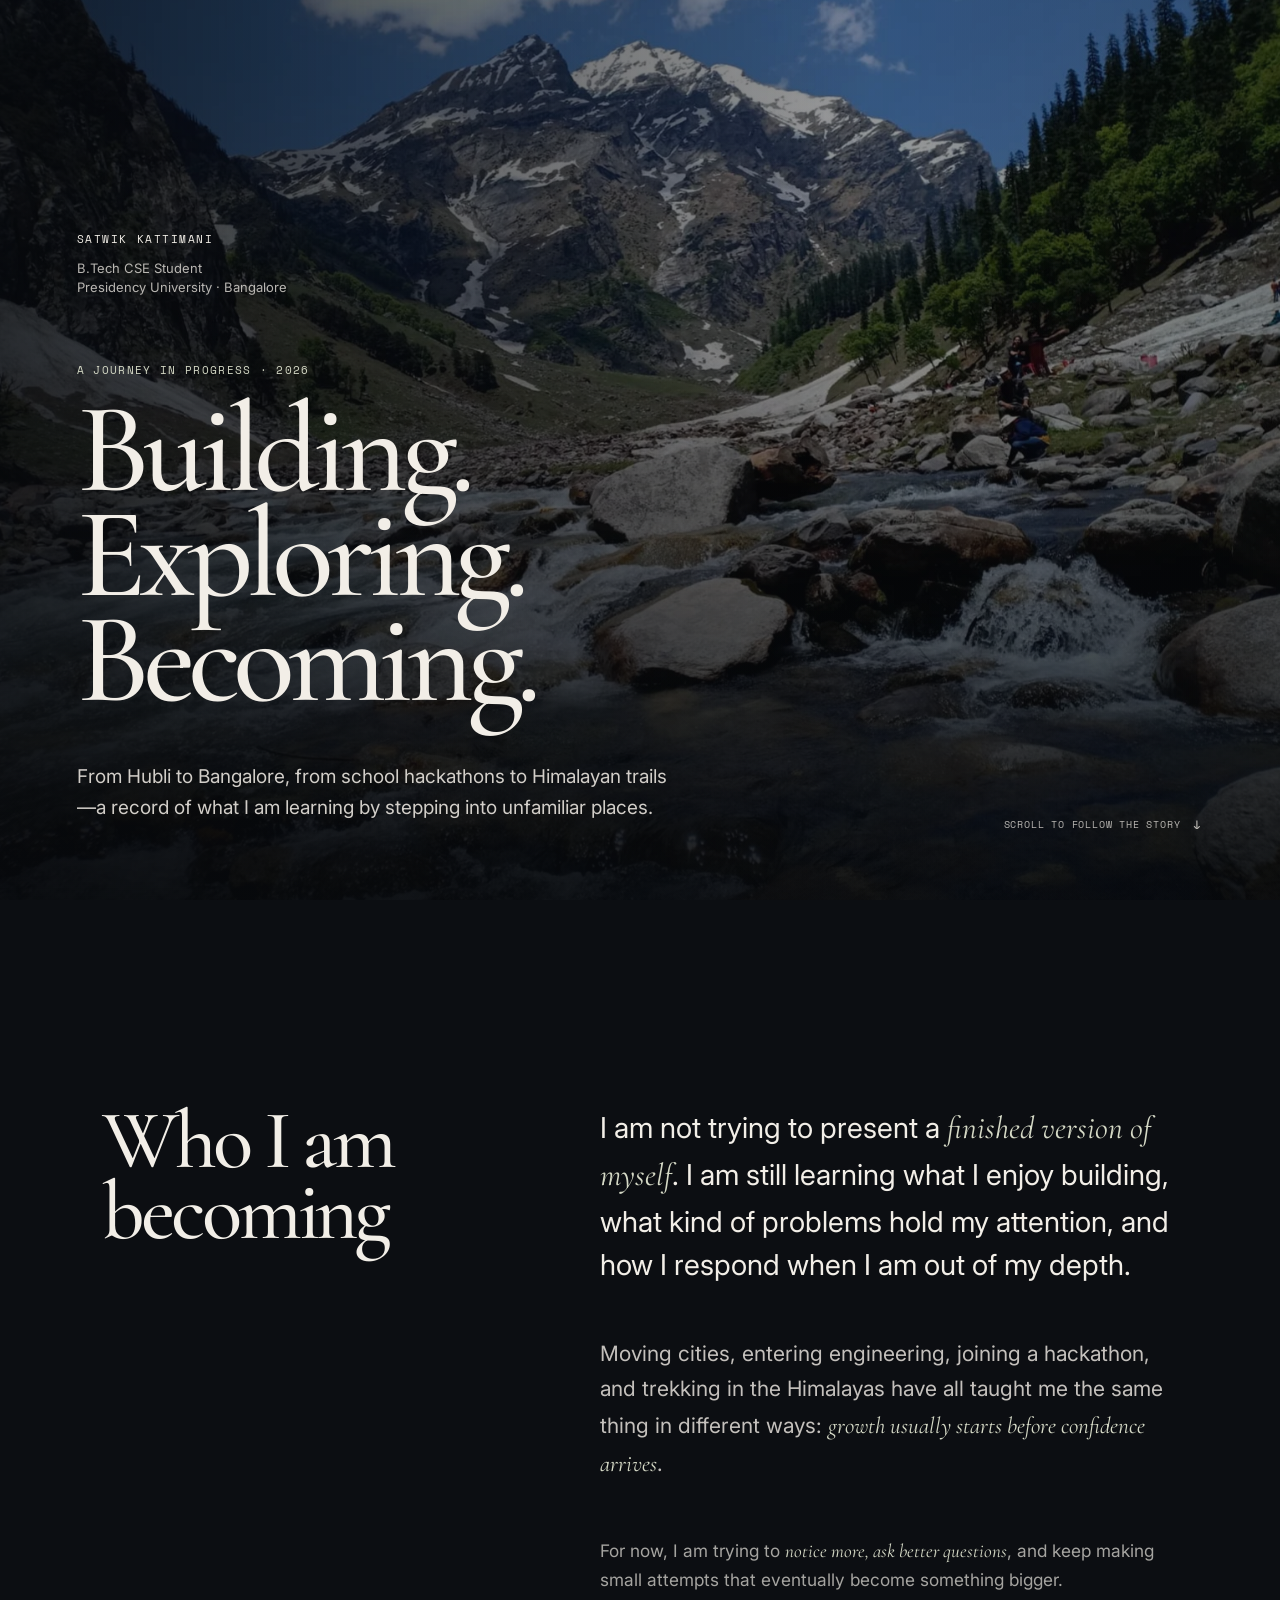
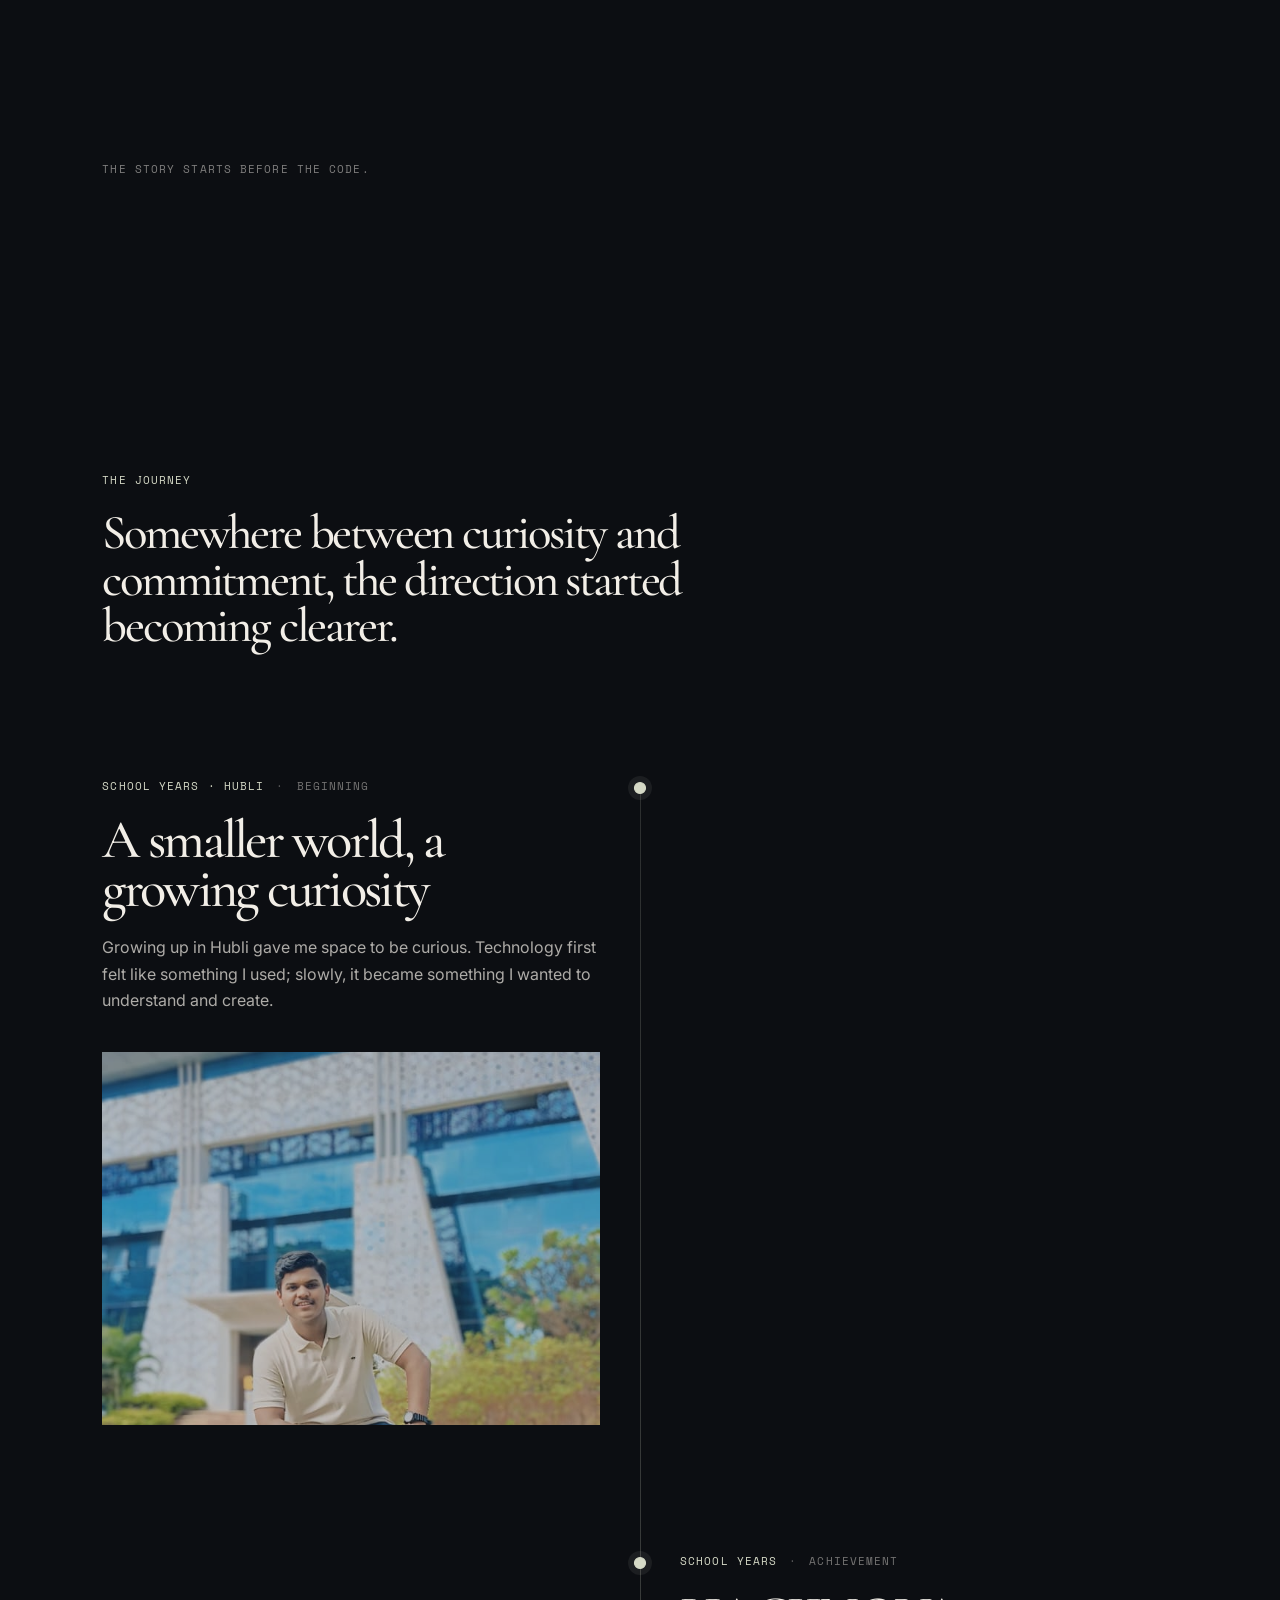
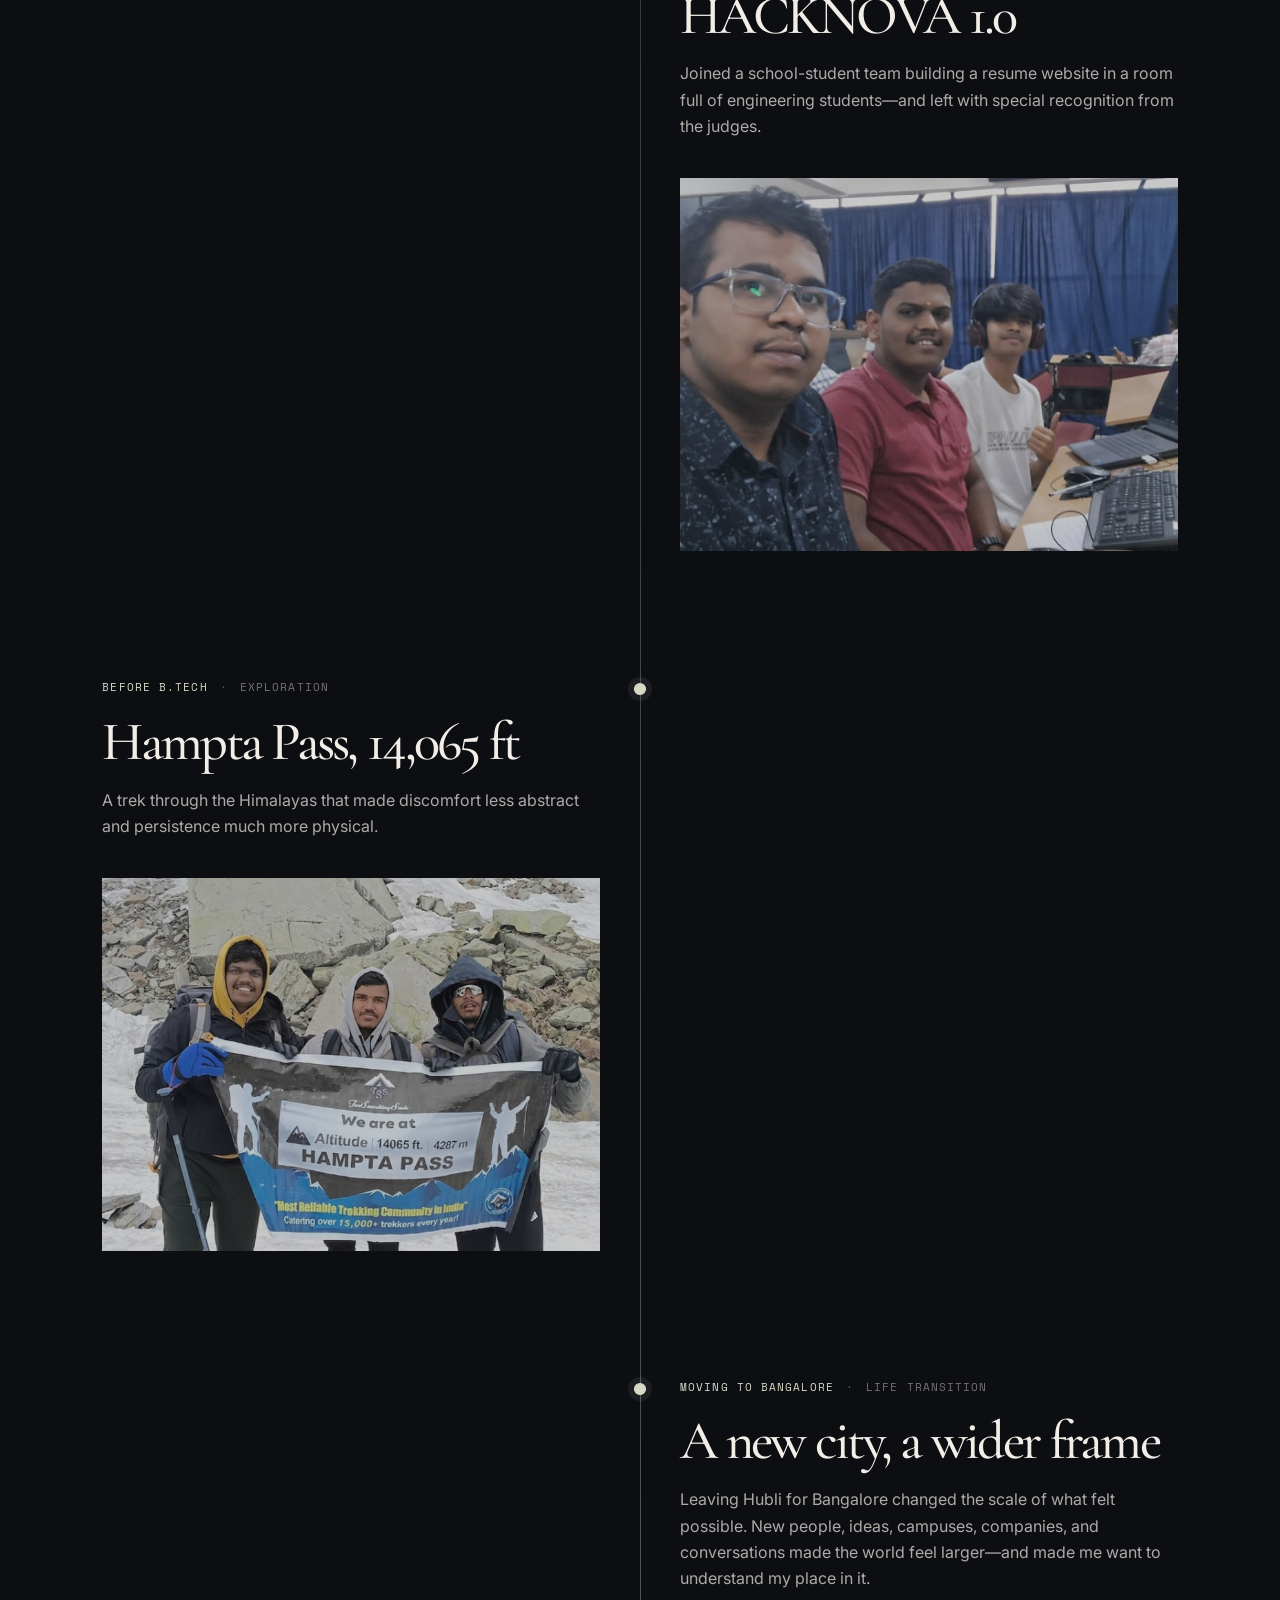
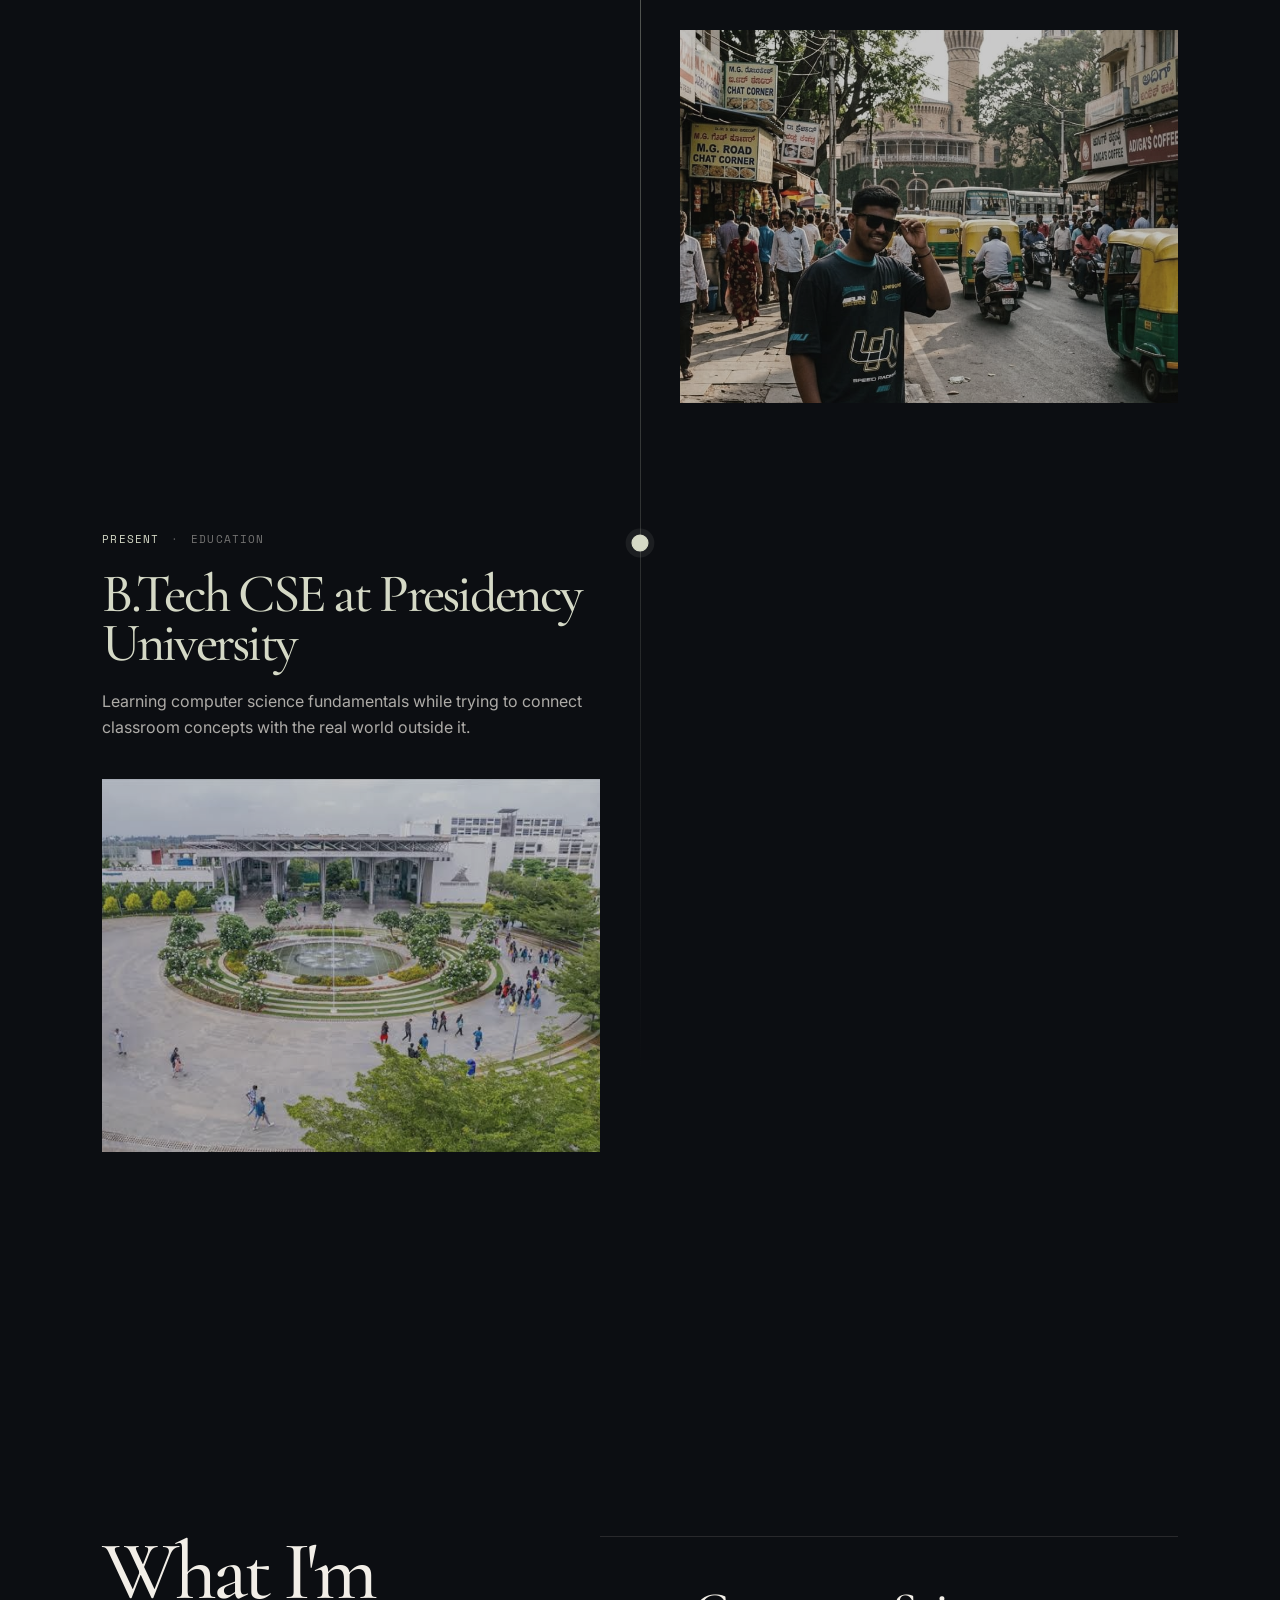
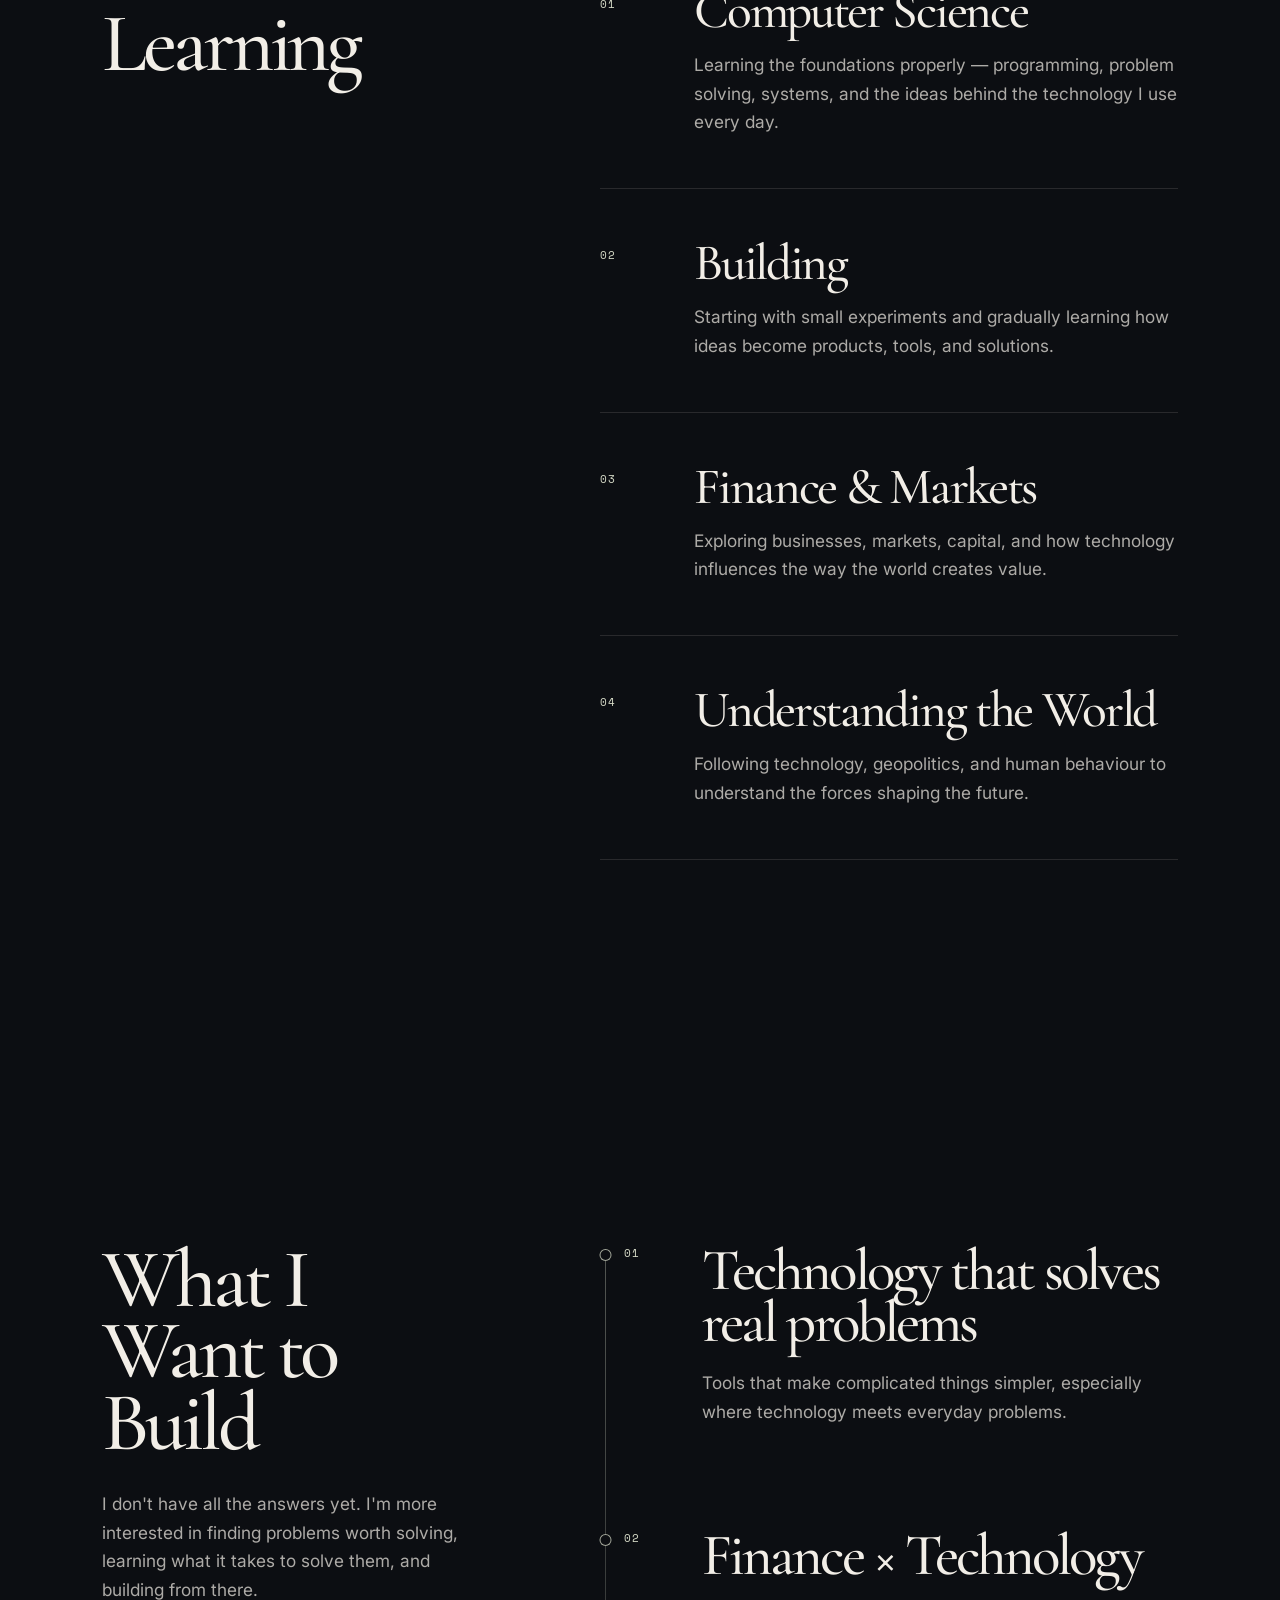
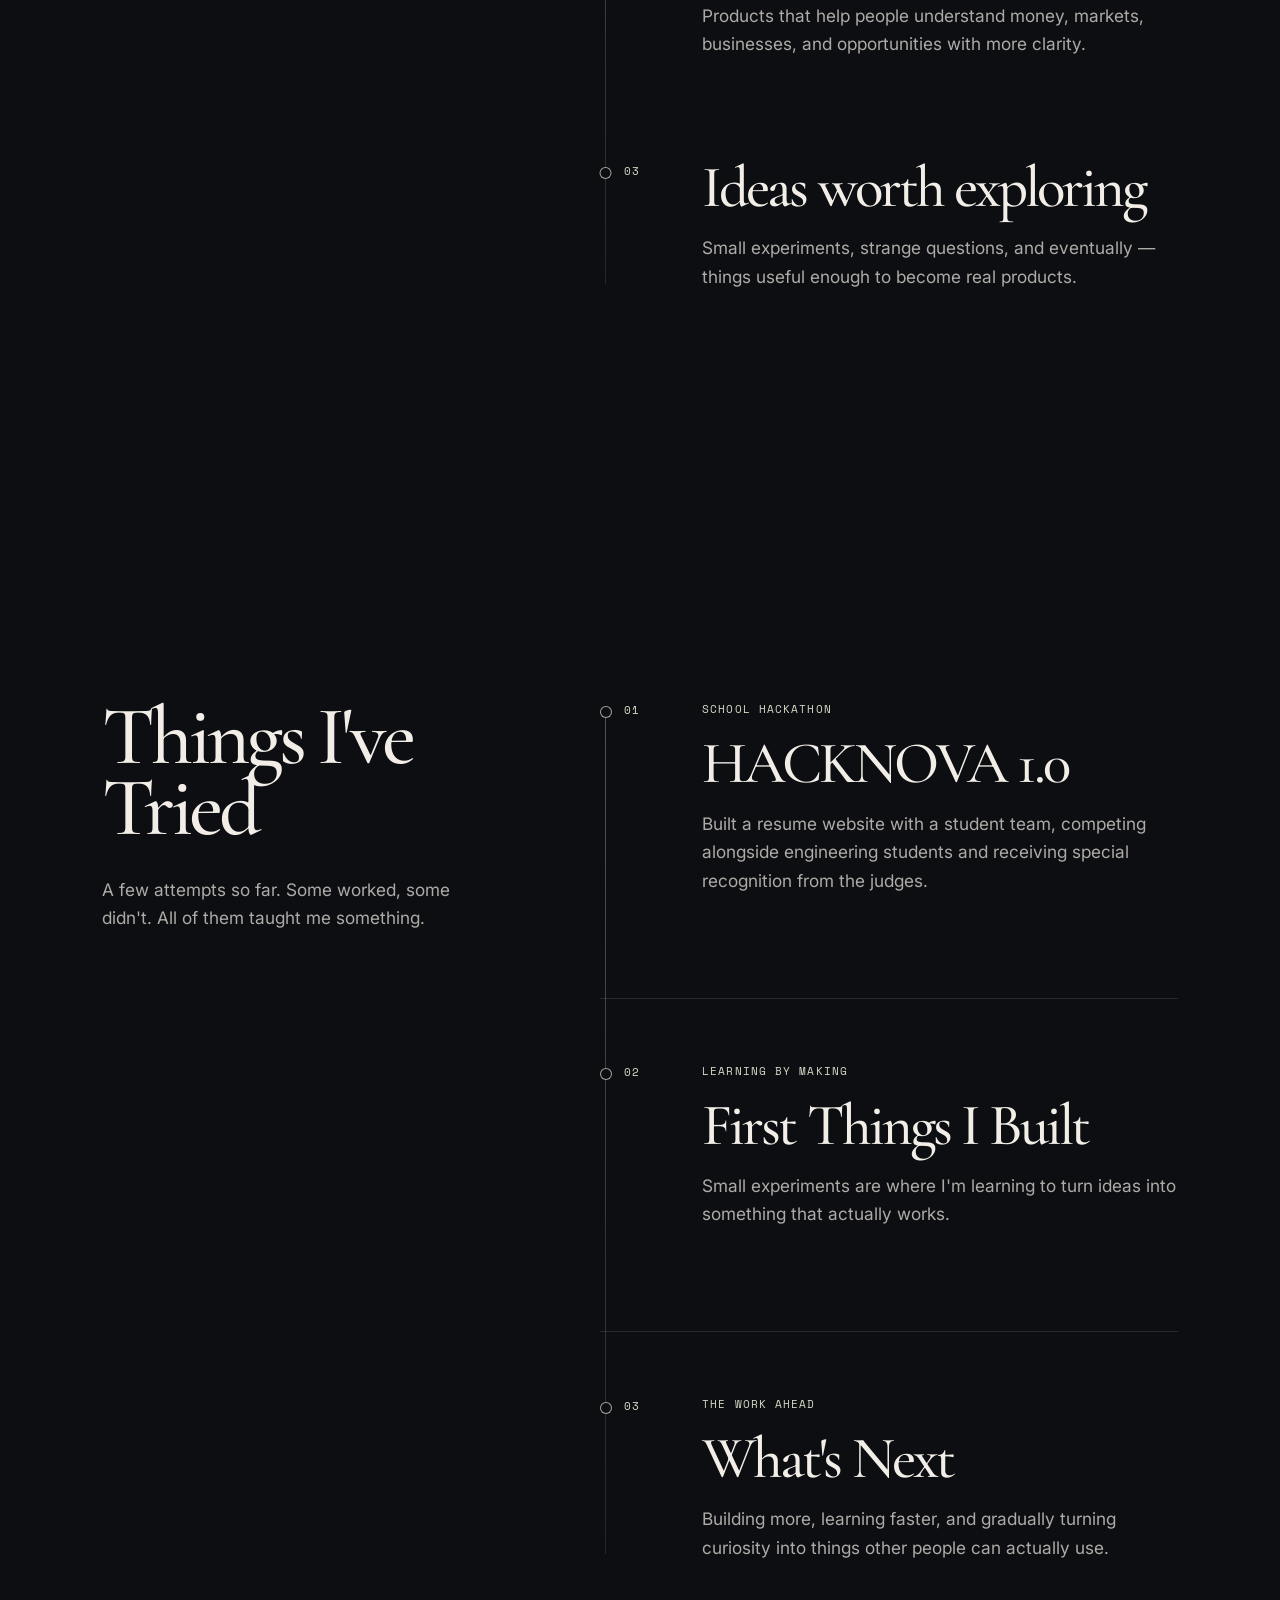
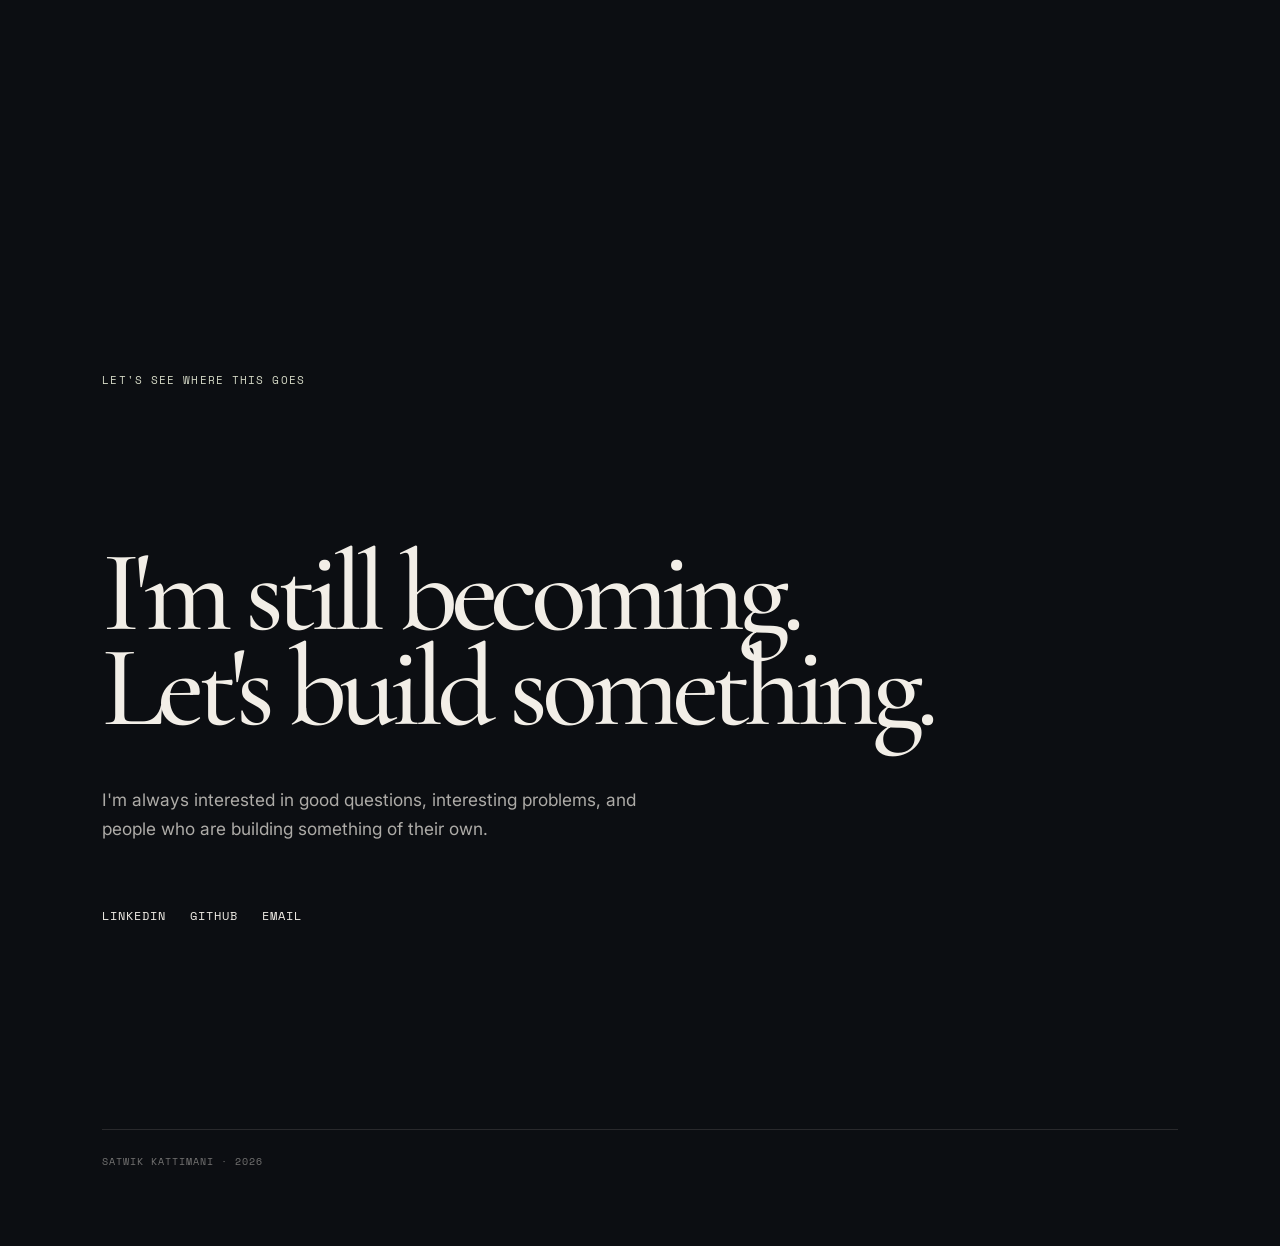
<file: index.html>
<!doctype html>
<html lang="en">
  <head>
    <meta charset="UTF-8" />
    <meta name="viewport" content="width=device-width, initial-scale=1.0" />
    <meta
      name="description"
      content="Satwik Kattimani's personal journey through learning, building, and exploration."
    />
    <title>Satwik Kattimani | Building. Exploring. Becoming.</title>

    <!-- Editorial serif, readable sans-serif, and documentary-style metadata type. -->
    <link rel="preconnect" href="https://fonts.googleapis.com" />
    <link rel="preconnect" href="https://fonts.gstatic.com" crossorigin />
    <link
      href="https://fonts.googleapis.com/css2?family=Cormorant+Garamond:wght@500&family=Inter:wght@400&family=Space+Mono&display=swap"
      rel="stylesheet"
    />

    <!-- The site styles live in css/style.css -->
    <link rel="stylesheet" href="./css/style.css" />

    <!-- Load data first, then page script -->
    <script src="./js/data.js" defer></script>
    <script src="./js/script.js" defer></script>
  </head>
  <body>
    <main id="portfolio-content" aria-label="Satwik Kattimani portfolio">
      <!-- Hero Section -->
      <section class="hero" aria-labelledby="hero-heading">
        <img class="hero__image" src="./assets/images/hampta/peakhero.jpg" alt="" />
        <div class="hero__overlay" aria-hidden="true"></div>
        <div class="hero__content">
          <div class="hero__identity">
            <p class="hero__name">Satwik Kattimani</p>
            <p class="hero__role">B.Tech CSE Student</p>
            <p class="hero__institution">Presidency University · Bangalore</p>
          </div>
          <p class="hero__eyebrow">A journey in progress · 2026</p>
          <h1 class="hero__headline" id="hero-heading">
            <span class="hero__headline-line">Building.</span>
            <span class="hero__headline-line">Exploring.</span>
            <span class="hero__headline-line">Becoming.</span>
          </h1>
          <p class="hero__subheadline">
            From Hubli to Bangalore, from school hackathons to Himalayan trails—a record of what I am learning by stepping into unfamiliar places.
          </p>
        </div>
        <p class="hero__scroll-indicator">
          <span>Scroll to follow the story</span>
          <span class="hero__scroll-arrow" aria-hidden="true">↓</span>
        </p>
      </section>

      <!-- Becoming Section -->
      <section class="becoming" aria-labelledby="becoming-heading">
        <div class="becoming__layout">
          <h2 class="becoming__title" id="becoming-heading" data-reveal="">Who I am becoming</h2>
          <div class="becoming__copy">
            <p class="becoming__paragraph becoming__paragraph--1 reveal--delay-0" data-reveal="">
              I am not trying to present a <em>finished version of myself</em>. I am still learning what I enjoy building, what kind of problems hold my attention, and how I respond when I am out of my depth.
            </p>
            <p class="becoming__paragraph becoming__paragraph--2 reveal--delay-1" data-reveal="">
              Moving cities, entering engineering, joining a hackathon, and trekking in the Himalayas have all taught me the same thing in different ways: <em>growth usually starts before confidence arrives</em>.
            </p>
            <p class="becoming__paragraph becoming__paragraph--3 reveal--delay-2" data-reveal="">
              For now, I am trying to <em>notice more, ask better questions</em>, and keep making small attempts that eventually become something bigger.
            </p>
          </div>
        </div>
        <p class="becoming__transition" data-reveal="">The story starts before the code.</p>
      </section>

      <!-- Journey Section -->
      <section class="journey" aria-labelledby="journey-heading">
        <header class="journey__header">
          <p class="journey__label" data-reveal="">The Journey</p>
          <p class="journey__introduction reveal--delay-1" data-reveal="">
            Somewhere between curiosity and commitment, the direction started becoming clearer.
          </p>
        </header>
        <div class="journey__timeline">
          <article class="journey__milestone journey__milestone--left">
            <div class="journey__content" data-reveal="">
              <div class="journey__meta">
                <p class="journey__date">School years · Hubli</p>
                <p class="journey__category">Beginning</p>
              </div>
              <h3 class="journey__title">A smaller world, a growing curiosity</h3>
              <p class="journey__description">
                Growing up in Hubli gave me space to be curious. Technology first felt like something I used; slowly, it became something I wanted to understand and create.
              </p>
              <figure class="journey__figure" data-reveal-image="">
                <img class="journey__image" src="./assets/images/profile/hubli.jpg" alt="A smaller world, a growing curiosity" loading="lazy" />
              </figure>
            </div>
            <div class="journey__marker" aria-hidden="true"></div>
          </article>
          <article class="journey__milestone journey__milestone--right">
            <div class="journey__content" data-reveal="">
              <div class="journey__meta">
                <p class="journey__date">School years</p>
                <p class="journey__category">Achievement</p>
              </div>
              <h3 class="journey__title">HACKNOVA 1.0</h3>
              <p class="journey__description">
                Joined a school-student team building a resume website in a room full of engineering students—and left with special recognition from the judges.
              </p>
              <figure class="journey__figure" data-reveal-image="">
                <img class="journey__image" src="./assets/images/hacknova/team.jpg" alt="HACKNOVA 1.0" loading="lazy" />
              </figure>
            </div>
            <div class="journey__marker" aria-hidden="true"></div>
          </article>
          <article class="journey__milestone journey__milestone--left">
            <div class="journey__content" data-reveal="">
              <div class="journey__meta">
                <p class="journey__date">Before B.Tech</p>
                <p class="journey__category">Exploration</p>
              </div>
              <h3 class="journey__title">Hampta Pass, 14,065 ft</h3>
              <p class="journey__description">
                A trek through the Himalayas that made discomfort less abstract and persistence much more physical.
              </p>
              <figure class="journey__figure" data-reveal-image="">
                <img class="journey__image" src="./assets/images/hampta/peak.jpg" alt="Hampta Pass, 14,065 ft" loading="lazy" />
              </figure>
            </div>
            <div class="journey__marker" aria-hidden="true"></div>
          </article>
          <article class="journey__milestone journey__milestone--right">
            <div class="journey__content" data-reveal="">
              <div class="journey__meta">
                <p class="journey__date">Moving to Bangalore</p>
                <p class="journey__category">Life transition</p>
              </div>
              <h3 class="journey__title">A new city, a wider frame</h3>
              <p class="journey__description">
                Leaving Hubli for Bangalore changed the scale of what felt possible. New people, ideas, campuses, companies, and conversations made the world feel larger—and made me want to understand my place in it.
              </p>
              <figure class="journey__figure" data-reveal-image="">
                <img class="journey__image" src="./assets/images/profile/bangalore.jpg" alt="A new city, a wider frame" loading="lazy" />
              </figure>
            </div>
            <div class="journey__marker" aria-hidden="true"></div>
          </article>
          <article class="journey__milestone journey__milestone--left journey__milestone--present">
            <div class="journey__content" data-reveal="">
              <div class="journey__meta">
                <p class="journey__date">Present</p>
                <p class="journey__category">Education</p>
              </div>
              <h3 class="journey__title">B.Tech CSE at Presidency University</h3>
              <p class="journey__description">
                Learning computer science fundamentals while trying to connect classroom concepts with the real world outside it.
              </p>
              <figure class="journey__figure" data-reveal-image="">
                <img class="journey__image" src="./assets/images/profile/presidency-university.jpg" alt="B.Tech CSE at Presidency University" loading="lazy" />
              </figure>
            </div>
            <div class="journey__marker" aria-hidden="true"></div>
          </article>
        </div>
      </section>

      <!-- Learning Section -->
      <section class="learning" aria-labelledby="learning-heading">
        <div class="learning__layout">
          <h2 class="learning__title" id="learning-heading" data-reveal="">What I'm Learning</h2>
          <ol class="learning__list">
            <li class="learning__pillar" data-reveal="">
              <span class="learning__number" aria-hidden="true">01</span>
              <div class="learning__pillar-content">
                <h3 class="learning__pillar-title">Computer Science</h3>
                <p class="learning__pillar-description">
                  Learning the foundations properly — programming, problem solving, systems, and the ideas behind the technology I use every day.
                </p>
              </div>
            </li>
            <li class="learning__pillar" data-reveal="">
              <span class="learning__number" aria-hidden="true">02</span>
              <div class="learning__pillar-content">
                <h3 class="learning__pillar-title">Building</h3>
                <p class="learning__pillar-description">
                  Starting with small experiments and gradually learning how ideas become products, tools, and solutions.
                </p>
              </div>
            </li>
            <li class="learning__pillar" data-reveal="">
              <span class="learning__number" aria-hidden="true">03</span>
              <div class="learning__pillar-content">
                <h3 class="learning__pillar-title">Finance &amp; Markets</h3>
                <p class="learning__pillar-description">
                  Exploring businesses, markets, capital, and how technology influences the way the world creates value.
                </p>
              </div>
            </li>
            <li class="learning__pillar" data-reveal="">
              <span class="learning__number" aria-hidden="true">04</span>
              <div class="learning__pillar-content">
                <h3 class="learning__pillar-title">Understanding the World</h3>
                <p class="learning__pillar-description">
                  Following technology, geopolitics, and human behaviour to understand the forces shaping the future.
                </p>
              </div>
            </li>
          </ol>
        </div>
      </section>

      <!-- Building Vision Section -->
      <section class="building-vision" aria-labelledby="building-vision-heading">
        <div class="building-vision__layout">
          <header class="building-vision__header" data-reveal="">
            <h2 class="building-vision__title" id="building-vision-heading">What I Want to Build</h2>
            <p class="building-vision__introduction">
              I don't have all the answers yet. I'm more interested in finding problems worth solving, learning what it takes to solve them, and building from there.
            </p>
          </header>
          <ol class="building-vision__themes">
            <li class="building-vision__theme" data-reveal="">
              <span class="building-vision__number" aria-hidden="true">01</span>
              <div class="building-vision__theme-content">
                <h3 class="building-vision__theme-title">Technology that solves real problems</h3>
                <p class="building-vision__theme-description">
                  Tools that make complicated things simpler, especially where technology meets everyday problems.
                </p>
              </div>
            </li>
            <li class="building-vision__theme" data-reveal="">
              <span class="building-vision__number" aria-hidden="true">02</span>
              <div class="building-vision__theme-content">
                <h3 class="building-vision__theme-title">Finance × Technology</h3>
                <p class="building-vision__theme-description">
                  Products that help people understand money, markets, businesses, and opportunities with more clarity.
                </p>
              </div>
            </li>
            <li class="building-vision__theme" data-reveal="">
              <span class="building-vision__number" aria-hidden="true">03</span>
              <div class="building-vision__theme-content">
                <h3 class="building-vision__theme-title">Ideas worth exploring</h3>
                <p class="building-vision__theme-description">
                  Small experiments, strange questions, and eventually — things useful enough to become real products.
                </p>
              </div>
            </li>
          </ol>
        </div>
      </section>

      <!-- Things Tried Section -->
      <section class="things-tried" aria-labelledby="things-tried-heading">
        <div class="things-tried__layout">
          <header class="things-tried__header" data-reveal="">
            <h2 class="things-tried__title" id="things-tried-heading">Things I've Tried</h2>
            <p class="things-tried__introduction">
              A few attempts so far. Some worked, some didn't. All of them taught me something.
            </p>
          </header>
          <ol class="things-tried__entries">
            <li class="things-tried__entry" data-reveal="">
              <span class="things-tried__number" aria-hidden="true">01</span>
              <div class="things-tried__entry-content">
                <p class="things-tried__metadata">School hackathon</p>
                <h3 class="things-tried__entry-title">HACKNOVA 1.0</h3>
                <p class="things-tried__description">
                  Built a resume website with a student team, competing alongside engineering students and receiving special recognition from the judges.
                </p>
              </div>
            </li>
            <li class="things-tried__entry" data-reveal="">
              <span class="things-tried__number" aria-hidden="true">02</span>
              <div class="things-tried__entry-content">
                <p class="things-tried__metadata">Learning by making</p>
                <h3 class="things-tried__entry-title">First Things I Built</h3>
                <p class="things-tried__description">
                  Small experiments are where I'm learning to turn ideas into something that actually works.
                </p>
              </div>
            </li>
            <li class="things-tried__entry" data-reveal="">
              <span class="things-tried__number" aria-hidden="true">03</span>
              <div class="things-tried__entry-content">
                <p class="things-tried__metadata">The work ahead</p>
                <h3 class="things-tried__entry-title">What's Next</h3>
                <p class="things-tried__description">
                  Building more, learning faster, and gradually turning curiosity into things other people can actually use.
                </p>
              </div>
            </li>
          </ol>
        </div>
      </section>

      <!-- Closing Contact Section -->
      <section class="closing-contact" aria-labelledby="closing-contact-heading">
        <div class="closing-contact__content" data-reveal="">
          <p class="closing-contact__label">Let's see where this goes</p>
          <h2 class="closing-contact__title" id="closing-contact-heading">
            I'm still becoming.<br />Let's build something.
          </h2>
          <p class="closing-contact__message">
            I'm always interested in good questions, interesting problems, and people who are building something of their own.
          </p>
          <nav class="closing-contact__links" aria-label="Contact links">
            <a class="closing-contact__link" href="https://www.linkedin.com/in/satwik-kattimani-145603427" target="_blank" rel="noreferrer">LinkedIn</a>
            <a class="closing-contact__link" href="https://github.com/Satwik0607" target="_blank" rel="noreferrer">GitHub</a>
            <a class="closing-contact__link" href="mailto:satwikkattimani0619@gmail.com">Email</a>
          </nav>
          <footer class="closing-contact__footer">Satwik Kattimani · 2026</footer>
        </div>
      </section>
    </main>
  </body>
</html>
</file>
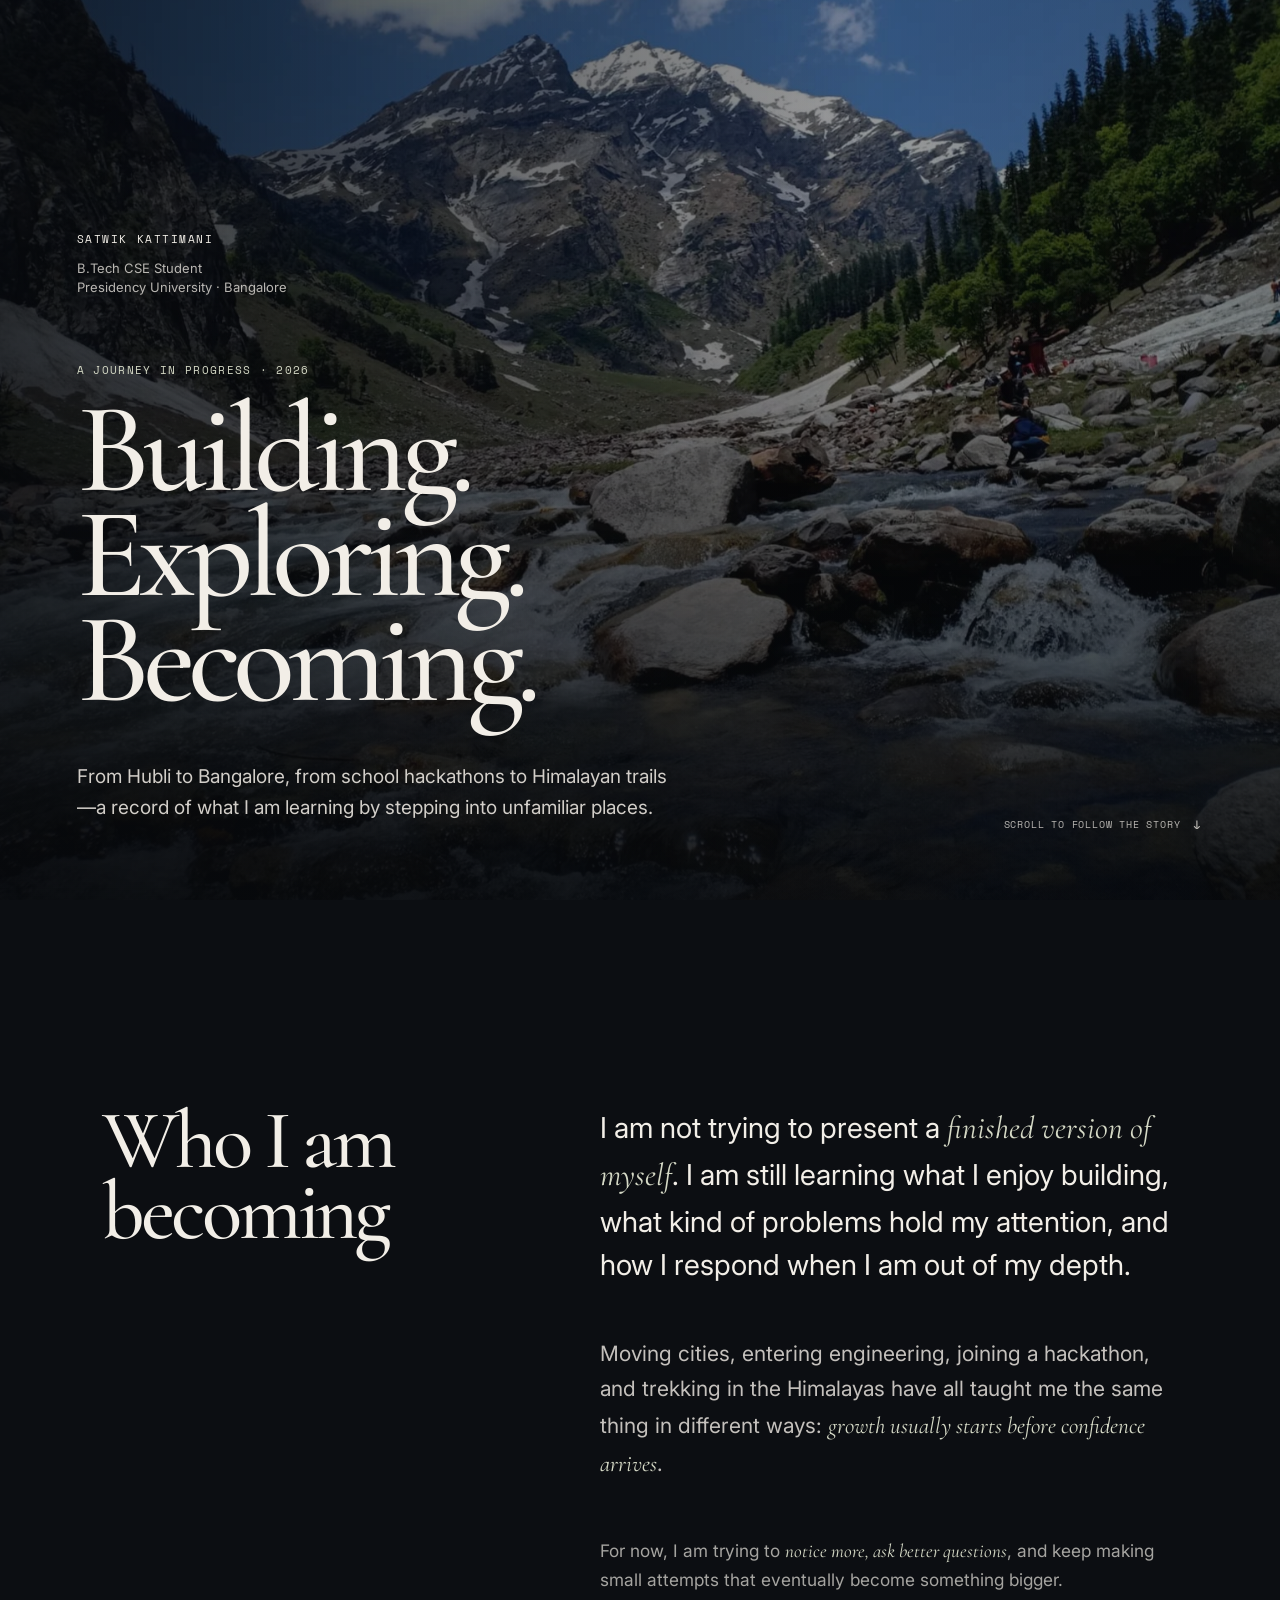
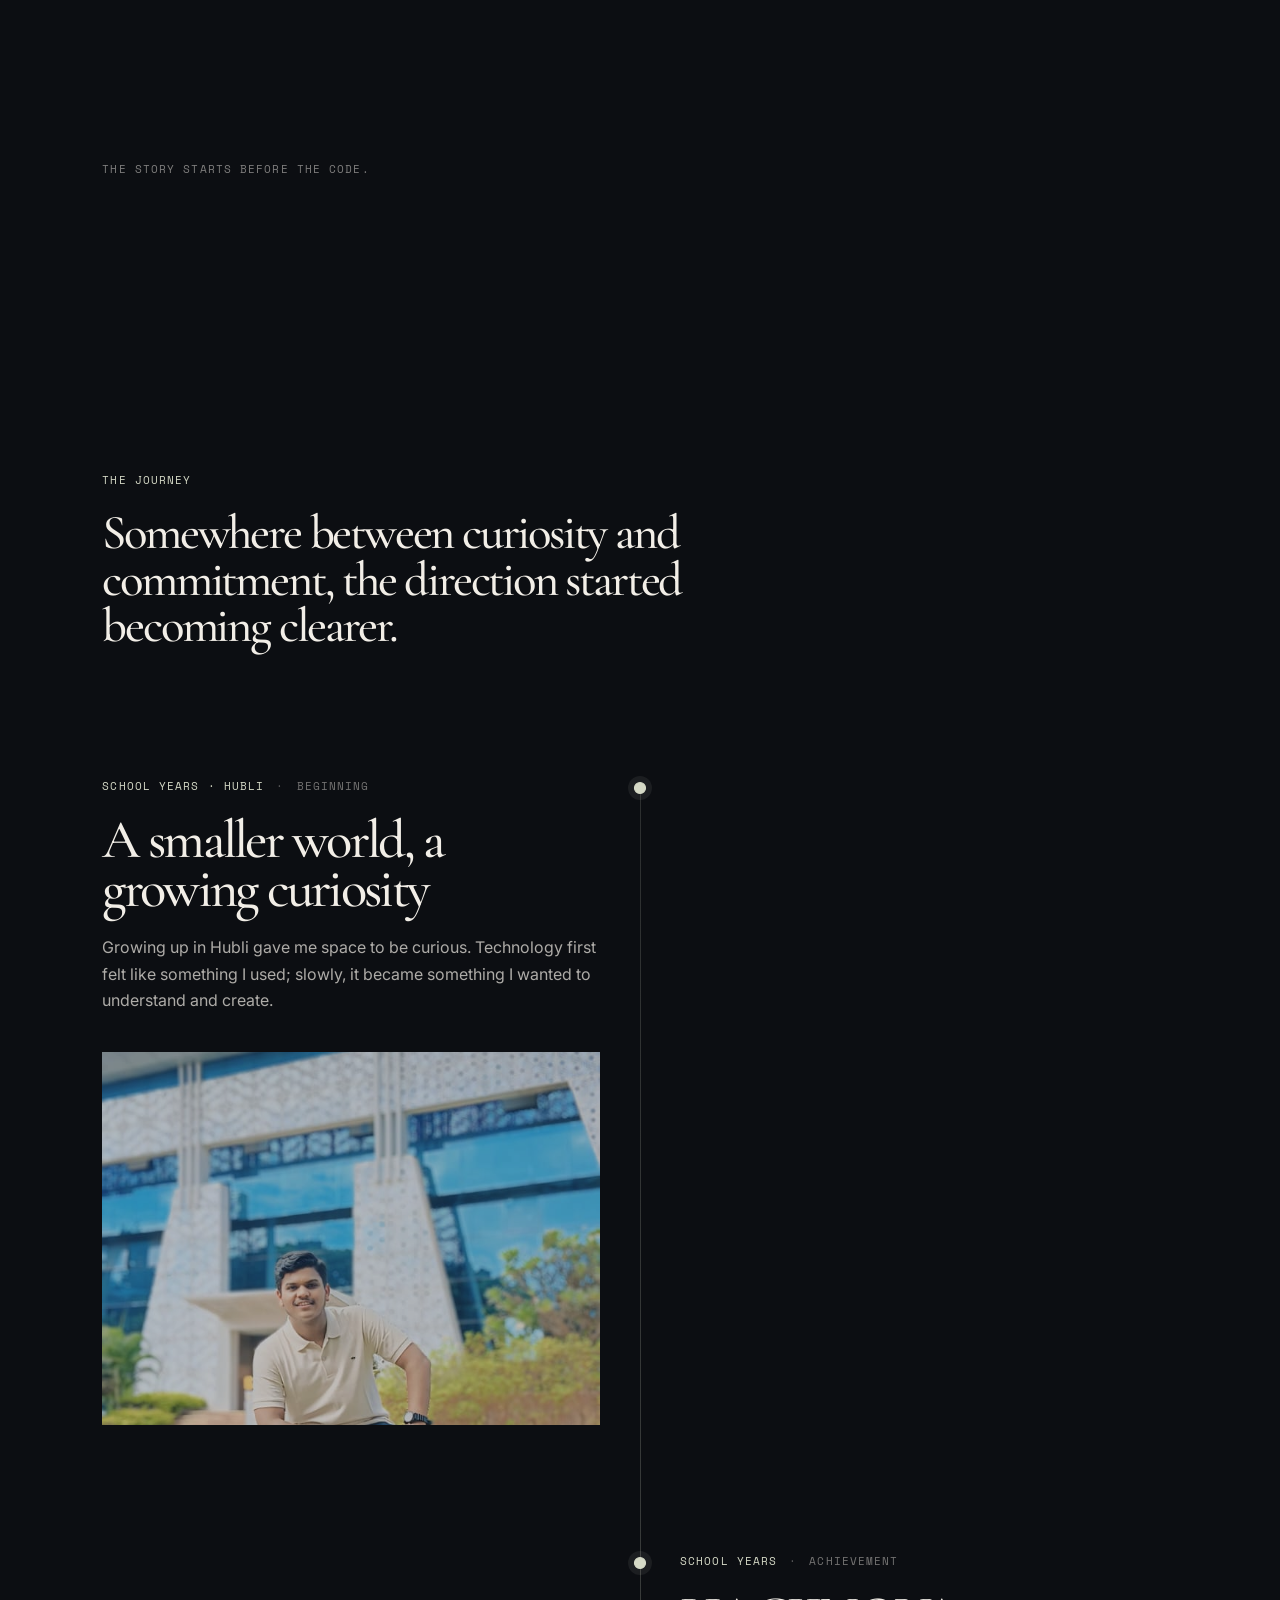
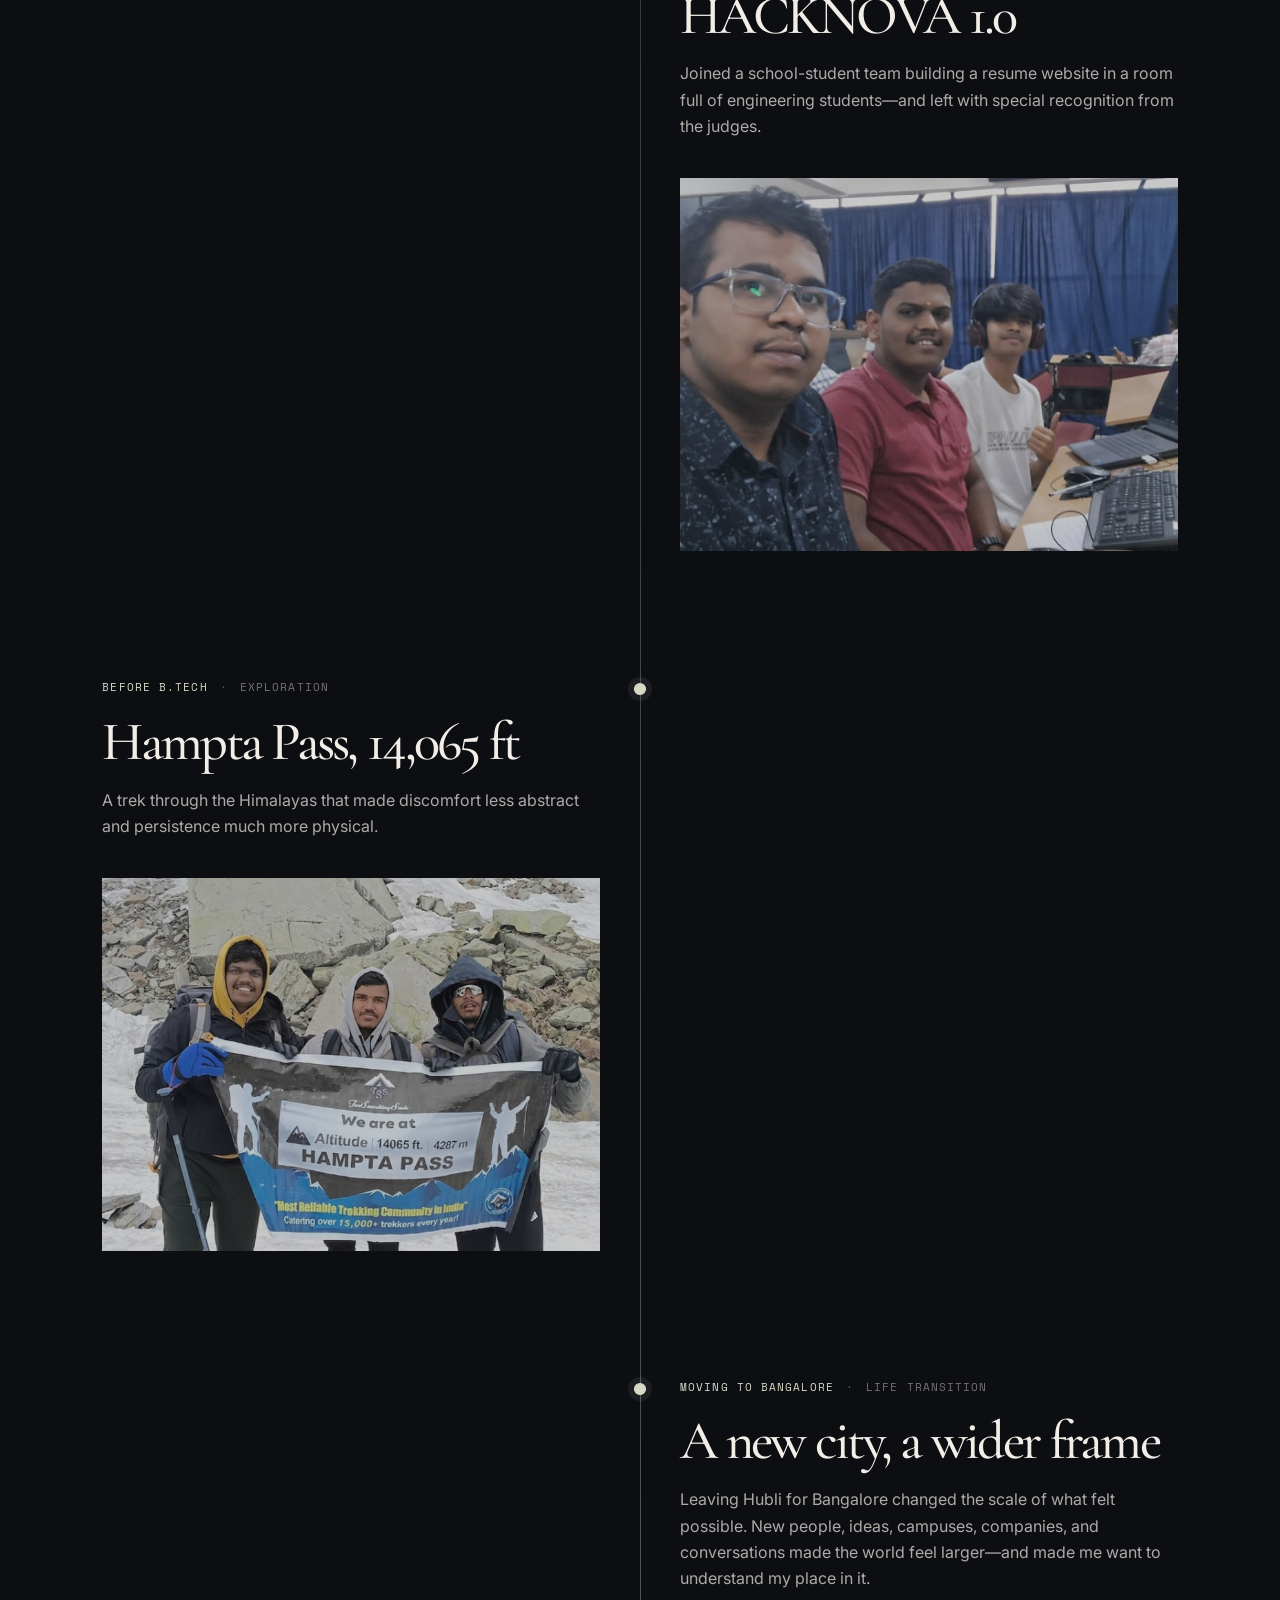
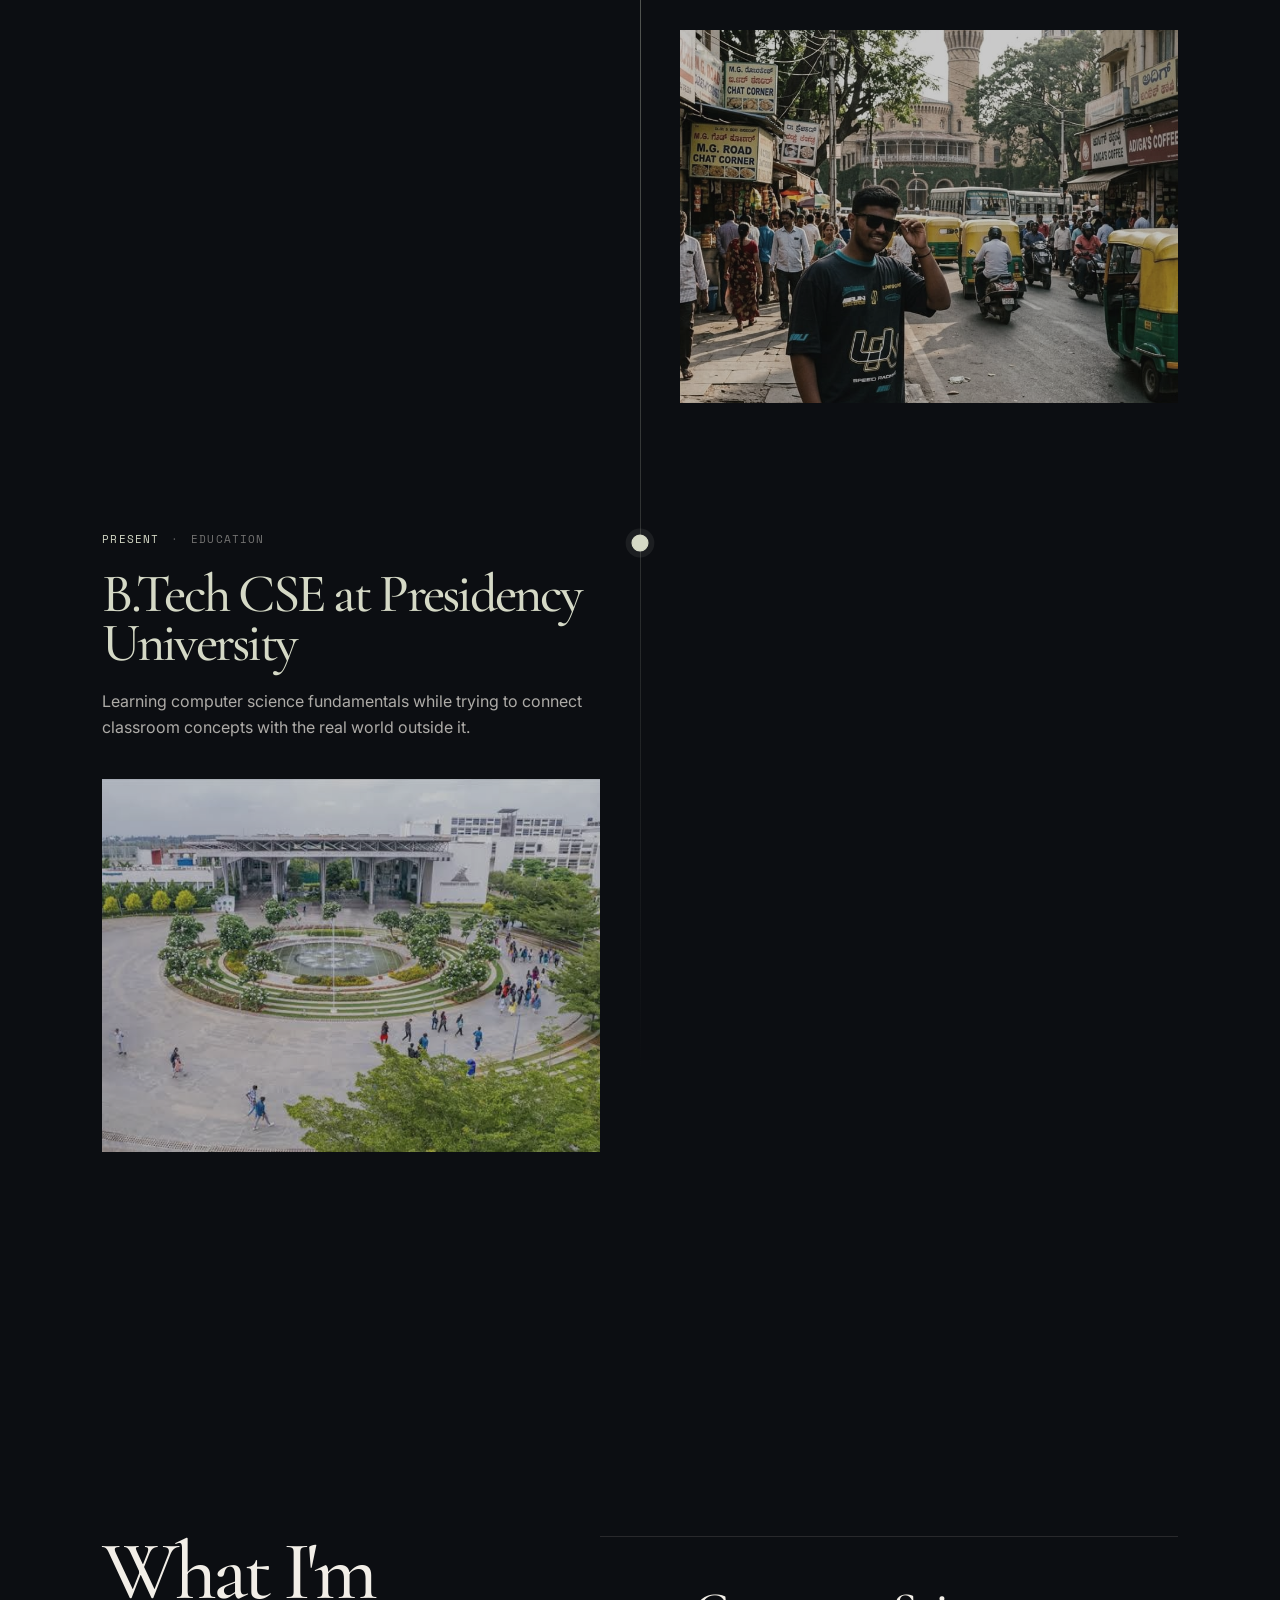
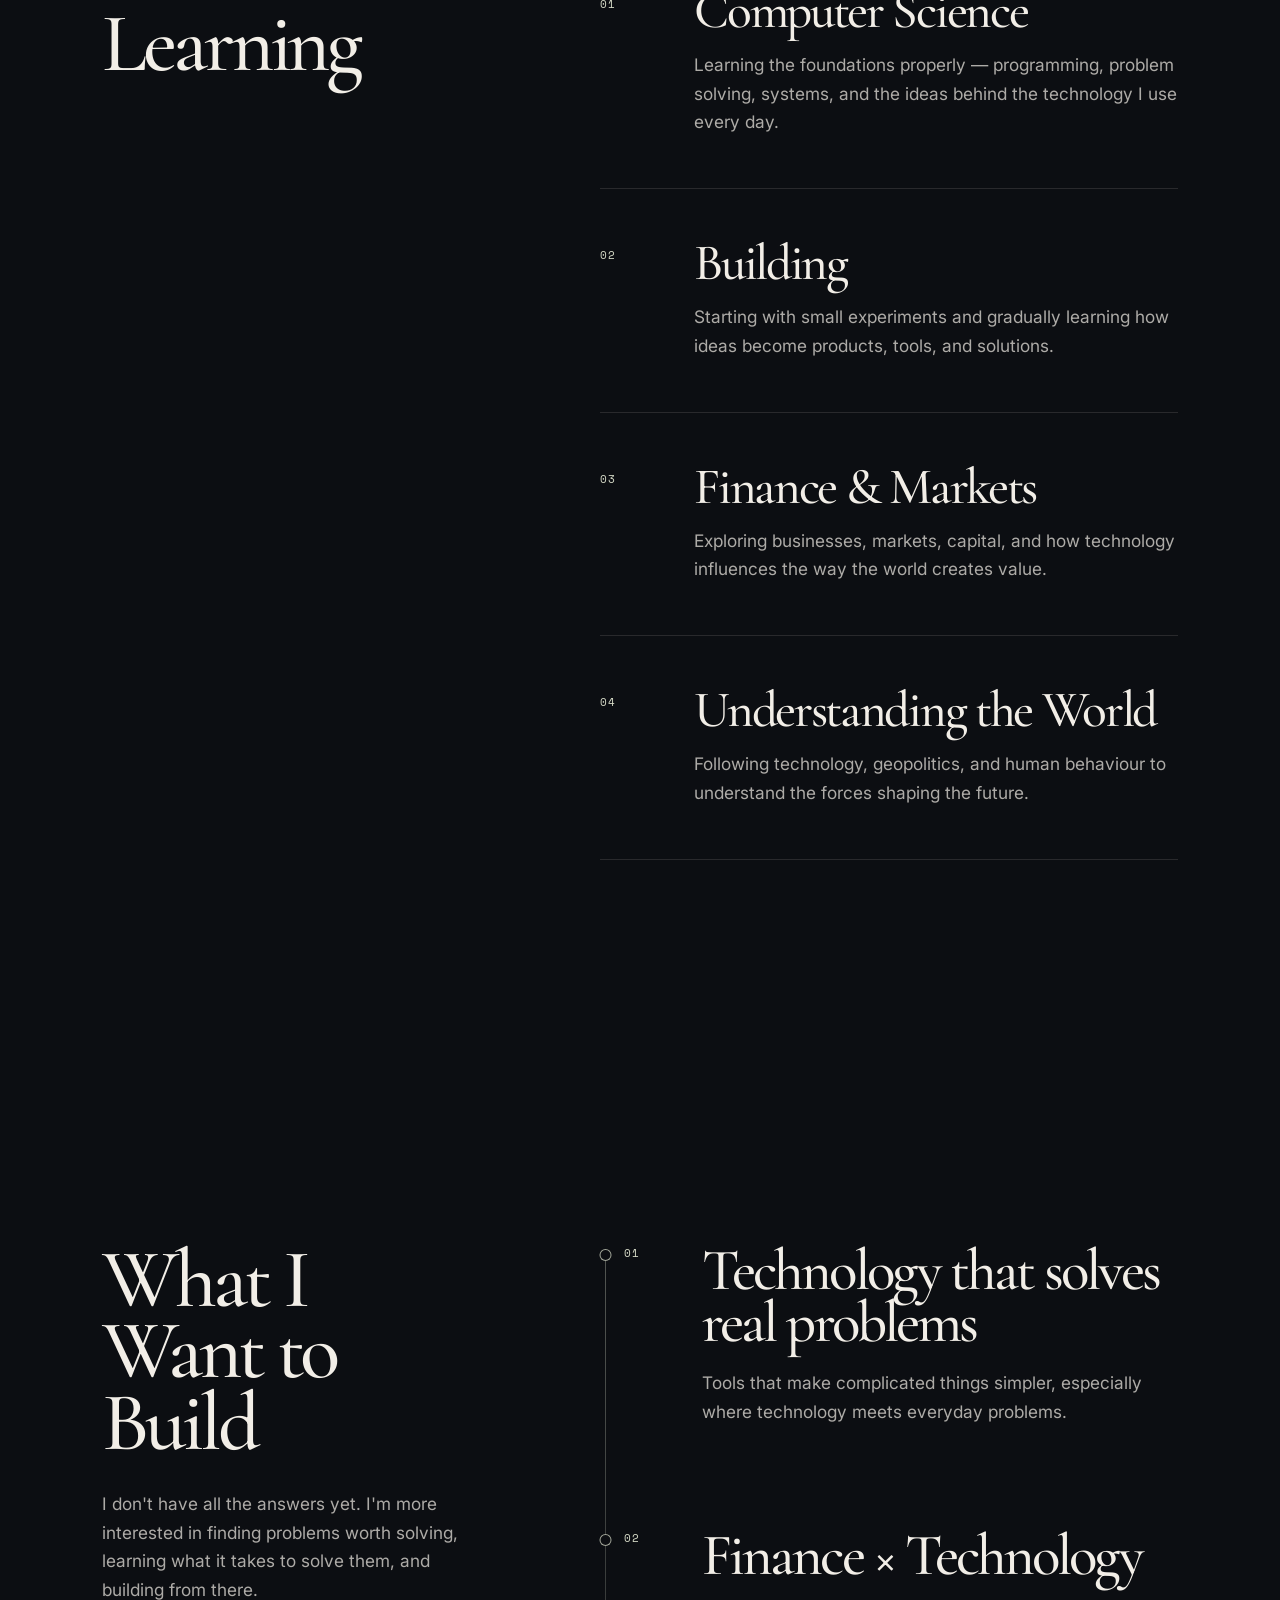
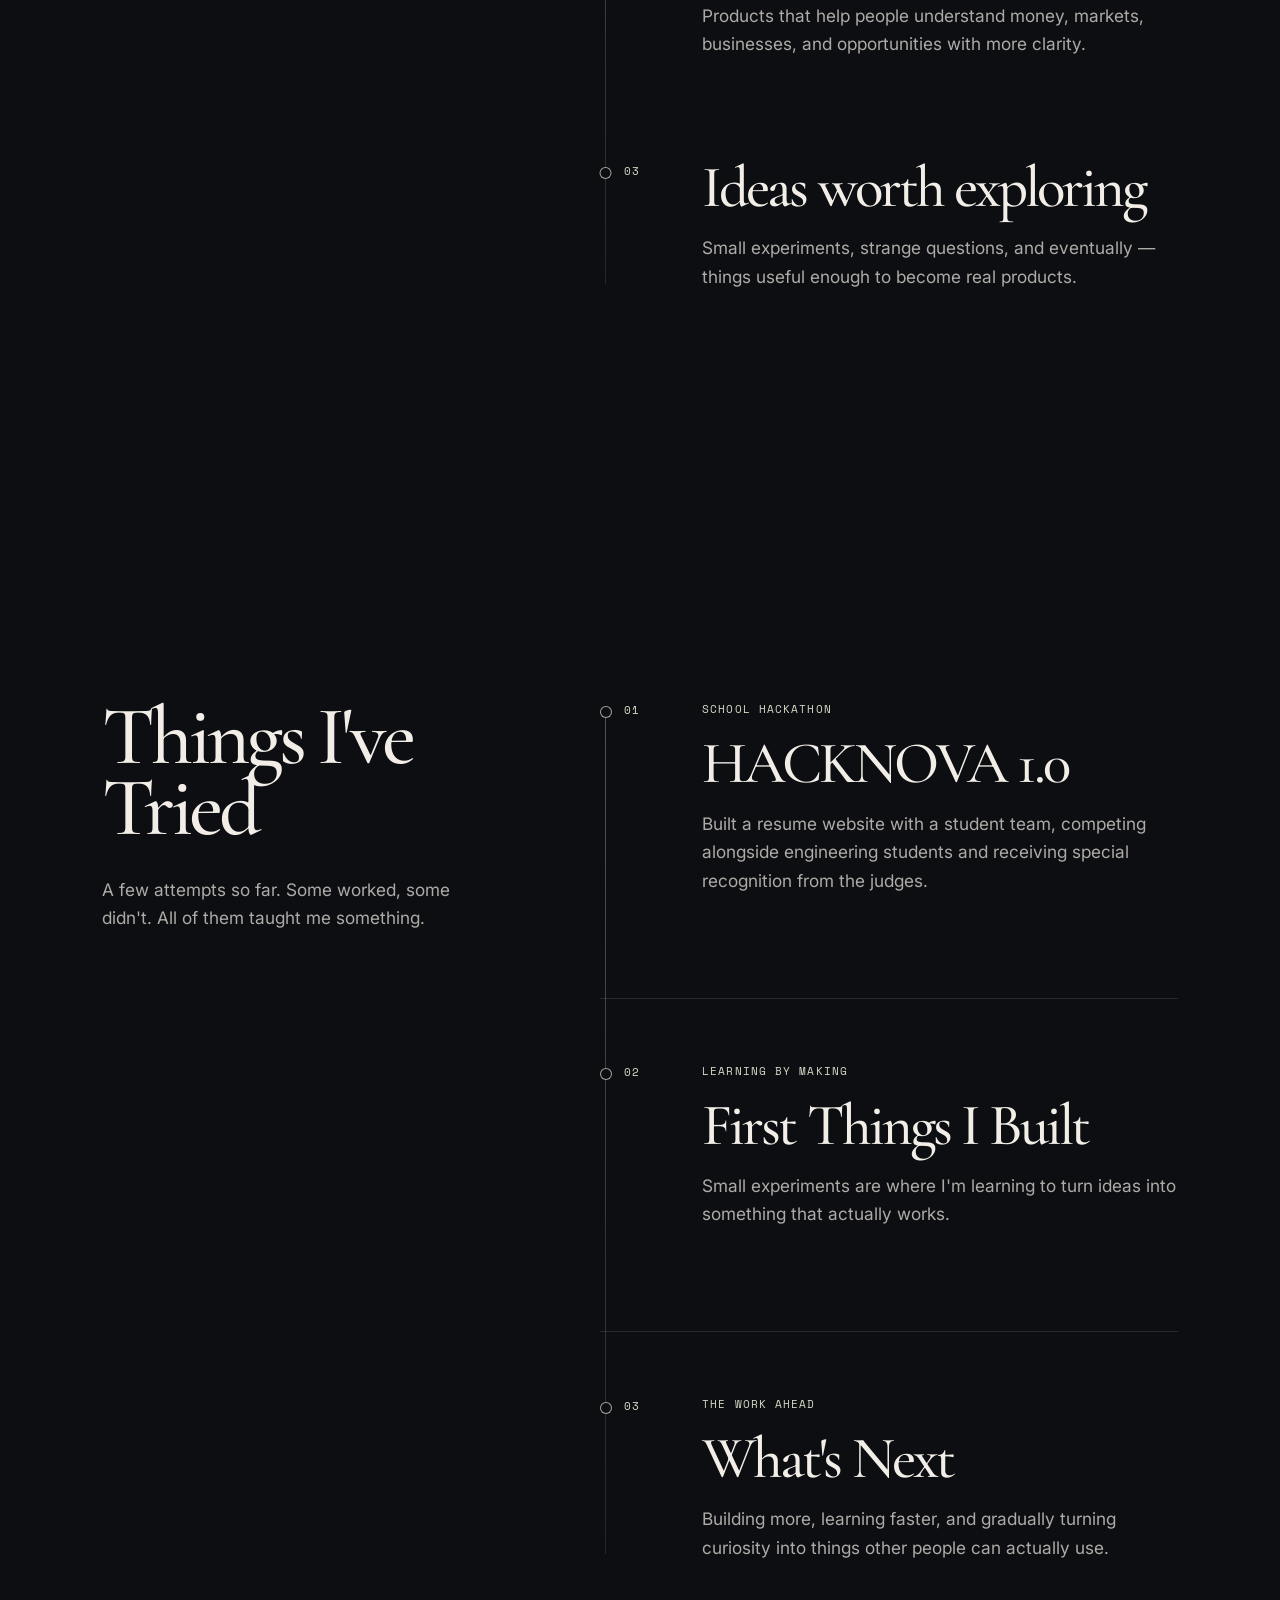
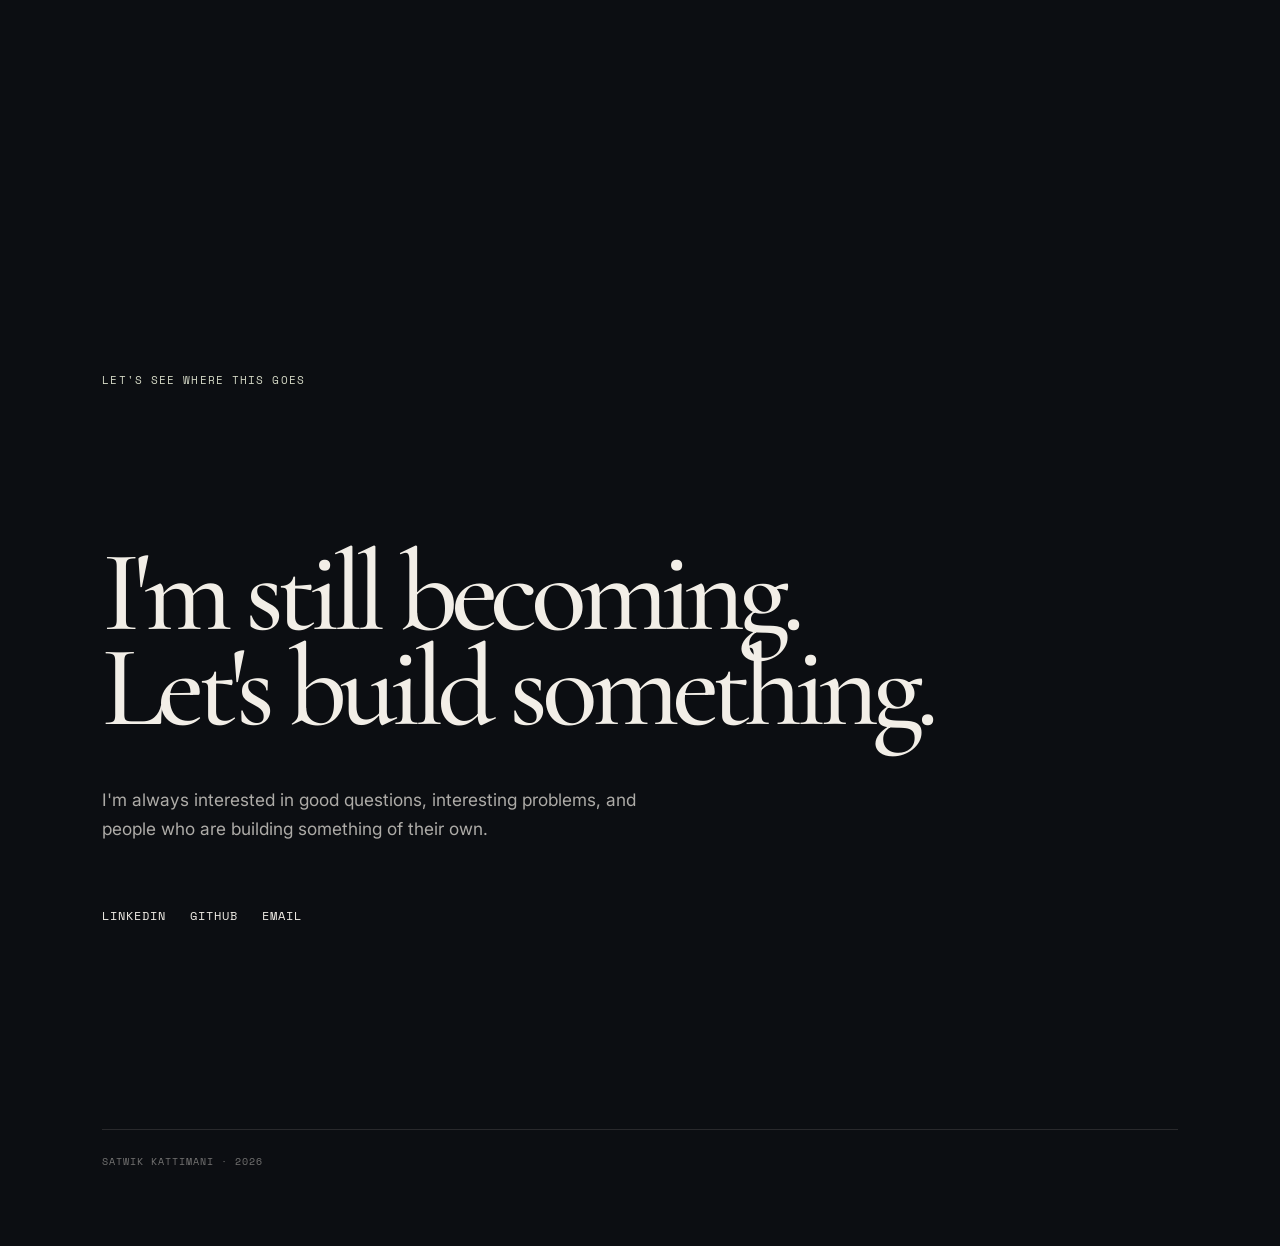
<file: satwik.html>
<!doctype html>
<html lang="en">
  <head>
    <meta charset="UTF-8" />
    <meta name="viewport" content="width=device-width, initial-scale=1.0" />
    <meta
      name="description"
      content="Satwik Kattimani's personal journey through learning, building, and exploration."
    />
    <title>Satwik Kattimani | Building. Exploring. Becoming.</title>

    <!-- Editorial serif, readable sans-serif, and documentary-style metadata type. -->
    <link rel="preconnect" href="https://fonts.googleapis.com" />
    <link rel="preconnect" href="https://fonts.gstatic.com" crossorigin />
    <link
      href="https://fonts.googleapis.com/css2?family=Cormorant+Garamond:wght@500&family=Inter:wght@400&family=Space+Mono&display=swap"
      rel="stylesheet"
    />

    <!-- The site styles will live in this single beginner-friendly stylesheet. -->
    <link rel="stylesheet" href="css/style.css" />

    <!-- Load content first, then the script that will use it. -->
    <script src="js/data.js" defer></script>
    <script src="js/script.js" defer></script>
  </head>
  <body>
    <main id="portfolio-content" aria-label="Satwik Kattimani portfolio">
      <!-- Hero Section -->
      <section class="hero" aria-labelledby="hero-heading">
        <img class="hero__image" src="assets/images/hampta/peakhero.jpg" alt="" />
        <div class="hero__overlay" aria-hidden="true"></div>
        <div class="hero__content">
          <div class="hero__identity">
            <p class="hero__name">Satwik Kattimani</p>
            <p class="hero__role">B.Tech CSE Student</p>
            <p class="hero__institution">Presidency University · Bangalore</p>
          </div>
          <p class="hero__eyebrow">A journey in progress · 2026</p>
          <h1 class="hero__headline" id="hero-heading">
            <span class="hero__headline-line">Building.</span>
            <span class="hero__headline-line">Exploring.</span>
            <span class="hero__headline-line">Becoming.</span>
          </h1>
          <p class="hero__subheadline">
            From Hubli to Bangalore, from school hackathons to Himalayan trails—a record of what I am learning by stepping into unfamiliar places.
          </p>
        </div>
        <p class="hero__scroll-indicator">
          <span>Scroll to follow the story</span>
          <span class="hero__scroll-arrow" aria-hidden="true">↓</span>
        </p>
      </section>

      <!-- Becoming Section -->
      <section class="becoming" aria-labelledby="becoming-heading">
        <div class="becoming__layout">
          <h2 class="becoming__title" id="becoming-heading" data-reveal="">Who I am becoming</h2>
          <div class="becoming__copy">
            <p class="becoming__paragraph becoming__paragraph--1 reveal--delay-0" data-reveal="">
              I am not trying to present a <em>finished version of myself</em>. I am still learning what I enjoy building, what kind of problems hold my attention, and how I respond when I am out of my depth.
            </p>
            <p class="becoming__paragraph becoming__paragraph--2 reveal--delay-1" data-reveal="">
              Moving cities, entering engineering, joining a hackathon, and trekking in the Himalayas have all taught me the same thing in different ways: <em>growth usually starts before confidence arrives</em>.
            </p>
            <p class="becoming__paragraph becoming__paragraph--3 reveal--delay-2" data-reveal="">
              For now, I am trying to <em>notice more, ask better questions</em>, and keep making small attempts that eventually become something bigger.
            </p>
          </div>
        </div>
        <p class="becoming__transition" data-reveal="">The story starts before the code.</p>
      </section>

      <!-- Journey Section -->
      <section class="journey" aria-labelledby="journey-heading">
        <header class="journey__header">
          <p class="journey__label" data-reveal="">The Journey</p>
          <p class="journey__introduction reveal--delay-1" data-reveal="">
            Somewhere between curiosity and commitment, the direction started becoming clearer.
          </p>
        </header>
        <div class="journey__timeline">
          <article class="journey__milestone journey__milestone--left">
            <div class="journey__content" data-reveal="">
              <div class="journey__meta">
                <p class="journey__date">School years · Hubli</p>
                <p class="journey__category">Beginning</p>
              </div>
              <h3 class="journey__title">A smaller world, a growing curiosity</h3>
              <p class="journey__description">
                Growing up in Hubli gave me space to be curious. Technology first felt like something I used; slowly, it became something I wanted to understand and create.
              </p>
              <figure class="journey__figure" data-reveal-image="">
                <img class="journey__image" src="assets/images/profile/hubli.jpg" alt="A smaller world, a growing curiosity" loading="lazy" />
              </figure>
            </div>
            <div class="journey__marker" aria-hidden="true"></div>
          </article>
          <article class="journey__milestone journey__milestone--right">
            <div class="journey__content" data-reveal="">
              <div class="journey__meta">
                <p class="journey__date">School years</p>
                <p class="journey__category">Achievement</p>
              </div>
              <h3 class="journey__title">HACKNOVA 1.0</h3>
              <p class="journey__description">
                Joined a school-student team building a resume website in a room full of engineering students—and left with special recognition from the judges.
              </p>
              <figure class="journey__figure" data-reveal-image="">
                <img class="journey__image" src="assets/images/hacknova/team.jpg" alt="HACKNOVA 1.0" loading="lazy" />
              </figure>
            </div>
            <div class="journey__marker" aria-hidden="true"></div>
          </article>
          <article class="journey__milestone journey__milestone--left">
            <div class="journey__content" data-reveal="">
              <div class="journey__meta">
                <p class="journey__date">Before B.Tech</p>
                <p class="journey__category">Exploration</p>
              </div>
              <h3 class="journey__title">Hampta Pass, 14,065 ft</h3>
              <p class="journey__description">
                A trek through the Himalayas that made discomfort less abstract and persistence much more physical.
              </p>
              <figure class="journey__figure" data-reveal-image="">
                <img class="journey__image" src="assets/images/hampta/peak.jpg" alt="Hampta Pass, 14,065 ft" loading="lazy" />
              </figure>
            </div>
            <div class="journey__marker" aria-hidden="true"></div>
          </article>
          <article class="journey__milestone journey__milestone--right">
            <div class="journey__content" data-reveal="">
              <div class="journey__meta">
                <p class="journey__date">Moving to Bangalore</p>
                <p class="journey__category">Life transition</p>
              </div>
              <h3 class="journey__title">A new city, a wider frame</h3>
              <p class="journey__description">
                Leaving Hubli for Bangalore changed the scale of what felt possible. New people, ideas, campuses, companies, and conversations made the world feel larger—and made me want to understand my place in it.
              </p>
              <figure class="journey__figure" data-reveal-image="">
                <img class="journey__image" src="assets/images/profile/bangalore.jpg" alt="A new city, a wider frame" loading="lazy" />
              </figure>
            </div>
            <div class="journey__marker" aria-hidden="true"></div>
          </article>
          <article class="journey__milestone journey__milestone--left journey__milestone--present">
            <div class="journey__content" data-reveal="">
              <div class="journey__meta">
                <p class="journey__date">Present</p>
                <p class="journey__category">Education</p>
              </div>
              <h3 class="journey__title">B.Tech CSE at Presidency University</h3>
              <p class="journey__description">
                Learning computer science fundamentals while trying to connect classroom concepts with the real world outside it.
              </p>
              <figure class="journey__figure" data-reveal-image="">
                <img class="journey__image" src="assets/images/profile/presidency-university.jpg" alt="B.Tech CSE at Presidency University" loading="lazy" />
              </figure>
            </div>
            <div class="journey__marker" aria-hidden="true"></div>
          </article>
        </div>
      </section>

      <!-- Learning Section -->
      <section class="learning" aria-labelledby="learning-heading">
        <div class="learning__layout">
          <h2 class="learning__title" id="learning-heading" data-reveal="">What I'm Learning</h2>
          <ol class="learning__list">
            <li class="learning__pillar" data-reveal="">
              <span class="learning__number" aria-hidden="true">01</span>
              <div class="learning__pillar-content">
                <h3 class="learning__pillar-title">Computer Science</h3>
                <p class="learning__pillar-description">
                  Learning the foundations properly — programming, problem solving, systems, and the ideas behind the technology I use every day.
                </p>
              </div>
            </li>
            <li class="learning__pillar" data-reveal="">
              <span class="learning__number" aria-hidden="true">02</span>
              <div class="learning__pillar-content">
                <h3 class="learning__pillar-title">Building</h3>
                <p class="learning__pillar-description">
                  Starting with small experiments and gradually learning how ideas become products, tools, and solutions.
                </p>
              </div>
            </li>
            <li class="learning__pillar" data-reveal="">
              <span class="learning__number" aria-hidden="true">03</span>
              <div class="learning__pillar-content">
                <h3 class="learning__pillar-title">Finance &amp; Markets</h3>
                <p class="learning__pillar-description">
                  Exploring businesses, markets, capital, and how technology influences the way the world creates value.
                </p>
              </div>
            </li>
            <li class="learning__pillar" data-reveal="">
              <span class="learning__number" aria-hidden="true">04</span>
              <div class="learning__pillar-content">
                <h3 class="learning__pillar-title">Understanding the World</h3>
                <p class="learning__pillar-description">
                  Following technology, geopolitics, and human behaviour to understand the forces shaping the future.
                </p>
              </div>
            </li>
          </ol>
        </div>
      </section>

      <!-- Building Vision Section -->
      <section class="building-vision" aria-labelledby="building-vision-heading">
        <div class="building-vision__layout">
          <header class="building-vision__header" data-reveal="">
            <h2 class="building-vision__title" id="building-vision-heading">What I Want to Build</h2>
            <p class="building-vision__introduction">
              I don't have all the answers yet. I'm more interested in finding problems worth solving, learning what it takes to solve them, and building from there.
            </p>
          </header>
          <ol class="building-vision__themes">
            <li class="building-vision__theme" data-reveal="">
              <span class="building-vision__number" aria-hidden="true">01</span>
              <div class="building-vision__theme-content">
                <h3 class="building-vision__theme-title">Technology that solves real problems</h3>
                <p class="building-vision__theme-description">
                  Tools that make complicated things simpler, especially where technology meets everyday problems.
                </p>
              </div>
            </li>
            <li class="building-vision__theme" data-reveal="">
              <span class="building-vision__number" aria-hidden="true">02</span>
              <div class="building-vision__theme-content">
                <h3 class="building-vision__theme-title">Finance × Technology</h3>
                <p class="building-vision__theme-description">
                  Products that help people understand money, markets, businesses, and opportunities with more clarity.
                </p>
              </div>
            </li>
            <li class="building-vision__theme" data-reveal="">
              <span class="building-vision__number" aria-hidden="true">03</span>
              <div class="building-vision__theme-content">
                <h3 class="building-vision__theme-title">Ideas worth exploring</h3>
                <p class="building-vision__theme-description">
                  Small experiments, strange questions, and eventually — things useful enough to become real products.
                </p>
              </div>
            </li>
          </ol>
        </div>
      </section>

      <!-- Things Tried Section -->
      <section class="things-tried" aria-labelledby="things-tried-heading">
        <div class="things-tried__layout">
          <header class="things-tried__header" data-reveal="">
            <h2 class="things-tried__title" id="things-tried-heading">Things I've Tried</h2>
            <p class="things-tried__introduction">
              A few attempts so far. Some worked, some didn't. All of them taught me something.
            </p>
          </header>
          <ol class="things-tried__entries">
            <li class="things-tried__entry" data-reveal="">
              <span class="things-tried__number" aria-hidden="true">01</span>
              <div class="things-tried__entry-content">
                <p class="things-tried__metadata">School hackathon</p>
                <h3 class="things-tried__entry-title">HACKNOVA 1.0</h3>
                <p class="things-tried__description">
                  Built a resume website with a student team, competing alongside engineering students and receiving special recognition from the judges.
                </p>
              </div>
            </li>
            <li class="things-tried__entry" data-reveal="">
              <span class="things-tried__number" aria-hidden="true">02</span>
              <div class="things-tried__entry-content">
                <p class="things-tried__metadata">Learning by making</p>
                <h3 class="things-tried__entry-title">First Things I Built</h3>
                <p class="things-tried__description">
                  Small experiments are where I'm learning to turn ideas into something that actually works.
                </p>
              </div>
            </li>
            <li class="things-tried__entry" data-reveal="">
              <span class="things-tried__number" aria-hidden="true">03</span>
              <div class="things-tried__entry-content">
                <p class="things-tried__metadata">The work ahead</p>
                <h3 class="things-tried__entry-title">What's Next</h3>
                <p class="things-tried__description">
                  Building more, learning faster, and gradually turning curiosity into things other people can actually use.
                </p>
              </div>
            </li>
          </ol>
        </div>
      </section>

      <!-- Closing Contact Section -->
      <section class="closing-contact" aria-labelledby="closing-contact-heading">
        <div class="closing-contact__content" data-reveal="">
          <p class="closing-contact__label">Let's see where this goes</p>
          <h2 class="closing-contact__title" id="closing-contact-heading">
            I'm still becoming.<br />Let's build something.
          </h2>
          <p class="closing-contact__message">
            I'm always interested in good questions, interesting problems, and people who are building something of their own.
          </p>
          <nav class="closing-contact__links" aria-label="Contact links">
            <a class="closing-contact__link" href="https://www.linkedin.com/in/satwik-kattimani-145603427" target="_blank" rel="noreferrer">LinkedIn</a>
            <a class="closing-contact__link" href="https://github.com/Satwik0607" target="_blank" rel="noreferrer">GitHub</a>
            <a class="closing-contact__link" href="mailto:satwikkattimani0619@gmail.com">Email</a>
          </nav>
          <footer class="closing-contact__footer">Satwik Kattimani · 2026</footer>
        </div>
      </section>
    </main>
  </body>
</html>
</file>
<file: css/style.css>
/* Global foundation */
* {
  box-sizing: border-box;
}

html {
  background: #0c0e12;
  scroll-behavior: smooth;
}

body {
  margin: 0;
  background: #0c0e12;
  color: #f2eee7;
  font-family: Inter, Arial, sans-serif;
}

/* Hero: a single full-screen opening frame for the documentary. */
.hero {
  position: relative;
  display: flex;
  min-height: 100vh;
  min-height: 100svh;
  overflow: hidden;
  isolation: isolate;
  align-items: flex-end;
  padding: clamp(2rem, 6vw, 6rem);
}

/* The image fills the frame without affecting the position of the text. */
.hero__image,
.hero__overlay {
  position: absolute;
  inset: 0;
  width: 100%;
  height: 100%;
}

.hero__image {
  z-index: 0;
  object-fit: cover;
  object-position: center;
  transform: translate3d(0, var(--hero-parallax, 0px), 0) scale(1.045);
  will-change: transform;
}

/* A layered overlay keeps the image visible while protecting text contrast. */
.hero__overlay {
  z-index: 1;
  background:
    linear-gradient(90deg, rgba(7, 9, 12, 0.82) 0%, rgba(7, 9, 12, 0.36) 68%, rgba(7, 9, 12, 0.46) 100%),
    linear-gradient(0deg, rgba(7, 9, 12, 0.88) 0%, rgba(7, 9, 12, 0.08) 62%);
}

.hero__content {
  position: relative;
  z-index: 2;
  max-width: 58rem;
  animation: hero-enter 1.1s cubic-bezier(0.22, 1, 0.36, 1) both;
}

.hero__identity {
  margin-bottom: clamp(2.25rem, 5vw, 4rem);
}

.hero__name,
.hero__role,
.hero__institution {
  margin: 0;
}

/* A quiet introduction gives the documentary a clear subject. */
.hero__name {
  color: #f2eee7;
  font-family: "Space Mono", "Courier New", monospace;
  font-size: 0.6875rem;
  font-weight: 400;
  letter-spacing: 0.14em;
  text-transform: uppercase;
}

.hero__role,
.hero__institution {
  color: rgba(242, 238, 231, 0.75);
  font-size: 0.8125rem;
  line-height: 1.5;
}

.hero__role {
  margin-top: 0.7rem;
}

.hero__eyebrow {
  margin: 0 0 1.25rem;
  color: #d5d9c6;
  font-family: "Space Mono", "Courier New", monospace;
  font-size: 0.6875rem;
  letter-spacing: 0.12em;
  text-transform: uppercase;
}

.hero__headline {
  max-width: 48rem;
  margin: 0;
  font-family: "Cormorant Garamond", Georgia, serif;
  font-size: clamp(4.25rem, 10vw, 9.5rem);
  font-weight: 500;
  letter-spacing: -0.055em;
  line-height: 0.82;
}

.hero__headline-line {
  display: block;
}

.hero__subheadline {
  max-width: 37rem;
  margin: clamp(1.75rem, 4vw, 3rem) 0 0;
  color: rgba(242, 238, 231, 0.86);
  font-size: clamp(1rem, 1.5vw, 1.1875rem);
  line-height: 1.65;
}

.hero__scroll-indicator {
  position: absolute;
  z-index: 2;
  right: clamp(2rem, 6vw, 6rem);
  bottom: clamp(2rem, 6vw, 4rem);
  display: flex;
  gap: 0.75rem;
  align-items: center;
  margin: 0;
  color: rgba(242, 238, 231, 0.75);
  font-family: "Space Mono", "Courier New", monospace;
  font-size: 0.625rem;
  letter-spacing: 0.08em;
  text-transform: uppercase;
  animation: hero-enter 1.1s 0.3s cubic-bezier(0.22, 1, 0.36, 1) both;
}

.hero__scroll-arrow {
  font-size: 1rem;
}

/* One quiet entrance is enough; ongoing movement would distract from the image. */
@keyframes hero-enter {
  from {
    opacity: 0;
    transform: translateY(1.25rem);
  }

  to {
    opacity: 1;
    transform: translateY(0);
  }
}

/* Respect visitors who choose to reduce motion in their system settings. */
@media (prefers-reduced-motion: reduce) {
  .hero__content,
  .hero__scroll-indicator {
    animation: none;
  }
}

@media (max-width: 700px) {
  .hero {
    align-items: center;
    padding: 2rem 1.5rem 5rem;
  }

  .hero__overlay {
    background:
      linear-gradient(90deg, rgba(7, 9, 12, 0.72), rgba(7, 9, 12, 0.3)),
      linear-gradient(0deg, rgba(7, 9, 12, 0.82), rgba(7, 9, 12, 0.15));
  }

  .hero__scroll-indicator {
    right: auto;
    bottom: 1.75rem;
    left: 1.5rem;
  }
}

/* Becoming: the quiet interior chapter after the mountain-led opening frame. */
.becoming {
  padding: clamp(7rem, 16vw, 14rem) clamp(1.5rem, 8vw, 8rem) clamp(5rem, 10vw, 9rem);
  background: #0c0e12;
}

.becoming__layout {
  display: grid;
  max-width: 88rem;
  margin: 0 auto;
  grid-template-columns: minmax(12rem, 0.78fr) minmax(20rem, 1.22fr);
  gap: clamp(3rem, 10vw, 12rem);
  align-items: start;
}

.becoming__title {
  margin: 0;
  color: #f2eee7;
  font-family: "Cormorant Garamond", Georgia, serif;
  font-size: clamp(3.5rem, 6.5vw, 7rem);
  font-weight: 500;
  letter-spacing: -0.05em;
  line-height: 0.86;
}

.becoming__copy {
  max-width: 43rem;
}

.becoming__paragraph {
  margin: 0;
  color: rgba(242, 238, 231, 0.8);
  font-size: clamp(1.1rem, 1.65vw, 1.4rem);
  line-height: 1.65;
}

.becoming__paragraph + .becoming__paragraph {
  margin-top: clamp(2rem, 4vw, 3.5rem);
}

/* The first reflection leads; later paragraphs become progressively quieter. */
.becoming__paragraph--1 {
  color: #f2eee7;
  font-size: clamp(1.35rem, 2.25vw, 1.85rem);
  line-height: 1.5;
}

.becoming__paragraph--3 {
  max-width: 37rem;
  color: rgba(242, 238, 231, 0.67);
  font-size: clamp(1rem, 1.35vw, 1.2rem);
}

.becoming em {
  color: #d5d9c6;
  font-family: "Cormorant Garamond", Georgia, serif;
  font-size: 1.1em;
  font-style: italic;
}

.becoming__transition {
  max-width: 88rem;
  margin: clamp(6rem, 13vw, 12rem) auto 0;
  color: rgba(242, 238, 231, 0.5);
  font-family: "Space Mono", "Courier New", monospace;
  font-size: 0.6875rem;
  letter-spacing: 0.1em;
  text-transform: uppercase;
}

/* Text settles in once; each image uses its own quieter scale reveal below. */
[data-reveal] {
  opacity: 0;
  transform: translateY(2rem);
  transition: opacity 0.8s ease, transform 0.8s cubic-bezier(0.22, 1, 0.36, 1);
}

[data-reveal].is-visible {
  opacity: 1;
  transform: translateY(0);
}

[data-reveal-image] {
  opacity: 0;
  transform: scale(1.035);
  transition: opacity 0.9s ease, transform 1.1s cubic-bezier(0.22, 1, 0.36, 1);
}

[data-reveal-image].is-visible {
  opacity: 1;
  transform: scale(1);
}

.reveal--delay-1 {
  transition-delay: 0.12s;
}

.reveal--delay-2 {
  transition-delay: 0.2s;
}

@media (max-width: 700px) {
  .becoming {
    padding: 6rem 1.5rem 5rem;
  }

  .becoming__layout {
    grid-template-columns: 1fr;
    gap: 3rem;
  }

  .becoming__title {
    max-width: 8ch;
  }
}

@media (prefers-reduced-motion: reduce) {
  html {
    scroll-behavior: auto;
  }

  .hero__image {
    transform: none;
    will-change: auto;
  }

  [data-reveal],
  [data-reveal-image] {
    opacity: 1;
    transform: none;
    transition: none;
  }
}

/* Journey: a record of moments moving from the familiar toward the present. */
.journey {
  padding: clamp(6rem, 13vw, 12rem) clamp(1.5rem, 8vw, 8rem) clamp(8rem, 15vw, 14rem);
  background: #0c0e12;
}

.journey__header {
  max-width: 88rem;
  margin: 0 auto clamp(5rem, 10vw, 9rem);
}

.journey__label,
.journey__date,
.journey__category {
  margin: 0;
  font-family: "Space Mono", "Courier New", monospace;
  font-size: 0.6875rem;
  letter-spacing: 0.1em;
  text-transform: uppercase;
}

.journey__label {
  color: #d5d9c6;
}

.journey__introduction {
  max-width: 39rem;
  margin: 1.4rem 0 0;
  color: #f2eee7;
  font-family: "Cormorant Garamond", Georgia, serif;
  font-size: clamp(2rem, 3.8vw, 4rem);
  font-weight: 500;
  letter-spacing: -0.045em;
  line-height: 0.96;
}

.journey__timeline {
  position: relative;
  max-width: 88rem;
  margin: 0 auto;
}

/* A quiet line connects the events without turning the section into a progress bar. */
.journey__timeline::before {
  position: absolute;
  top: 0.4rem;
  bottom: 5rem;
  left: 50%;
  width: 1px;
  background: linear-gradient(
    to bottom,
    rgba(213, 217, 198, 0.16),
    rgba(213, 217, 198, 0.34) 70%,
    rgba(213, 217, 198, 0)
  );
  content: "";
  z-index: 0;
}

/* This line grows with a scroll-linked CSS custom property set in script.js. */
.journey__timeline::after {
  position: absolute;
  z-index: 0;
  top: 0.4rem;
  bottom: 5rem;
  left: 50%;
  width: 1px;
  background: linear-gradient(
    to bottom,
    rgba(213, 217, 198, 0.38),
    rgba(213, 217, 198, 0.78) 70%,
    rgba(213, 217, 198, 0.12)
  );
  content: "";
  transform: scaleY(var(--timeline-progress, 0));
  transform-origin: top;
  transition: transform 0.08s linear;
}

.journey__milestone {
  position: relative;
  z-index: 1;
  display: grid;
  grid-template-columns: minmax(0, 1fr) 5rem minmax(0, 1fr);
  min-height: 22rem;
  padding-bottom: clamp(5rem, 10vw, 10rem);
}

.journey__content {
  max-width: 34rem;
}

.journey__milestone--left .journey__content {
  grid-column: 1;
  justify-self: end;
}

.journey__milestone--right .journey__content {
  grid-column: 3;
  justify-self: start;
}

.journey__marker {
  position: absolute;
  top: 0.3rem;
  left: 50%;
  width: 0.625rem;
  height: 0.625rem;
  border: 1px solid rgba(213, 217, 198, 0.7);
  border-radius: 50%;
  background: #0c0e12;
  transform: translateX(-50%);
  transition:
    background-color 0.45s ease,
    border-color 0.45s ease,
    box-shadow 0.45s ease,
    transform 0.45s cubic-bezier(0.22, 1, 0.36, 1);
}

.journey__milestone.is-active .journey__marker {
  border-color: #d5d9c6;
  background: #d5d9c6;
  box-shadow: 0 0 0 0.3rem rgba(213, 217, 198, 0.08);
  transform: translateX(-50%) scale(1.22);
}

.journey__meta {
  display: flex;
  gap: 0.75rem;
  align-items: center;
  margin-bottom: 1.4rem;
}

.journey__date {
  color: #d5d9c6;
}

.journey__category {
  color: rgba(242, 238, 231, 0.45);
}

.journey__category::before {
  margin-right: 0.75rem;
  color: rgba(242, 238, 231, 0.35);
  content: "·";
}

.journey__title {
  margin: 0;
  color: #f2eee7;
  font-family: "Cormorant Garamond", Georgia, serif;
  font-size: clamp(2.4rem, 4.25vw, 4.5rem);
  font-weight: 500;
  letter-spacing: -0.05em;
  line-height: 0.9;
}

.journey__description {
  max-width: 31rem;
  margin: 1.25rem 0 0;
  color: rgba(242, 238, 231, 0.7);
  font-size: 1rem;
  line-height: 1.65;
}

.journey__figure {
  margin: clamp(1.75rem, 3vw, 2.5rem) 0 0;
  overflow: hidden;
}

/* Full-width images are part of the story, not thumbnails inside a card. */
.journey__image {
  display: block;
  width: 100%;
  aspect-ratio: 4 / 3;
  object-fit: cover;
  filter: saturate(0.78) contrast(0.92) brightness(0.82);
}

.journey__milestone--present {
  min-height: 18rem;
  padding-bottom: 0;
}

.journey__milestone--present .journey__marker {
  width: 0.875rem;
  height: 0.875rem;
  border-color: #d5d9c6;
  box-shadow: 0 0 0 0.3rem rgba(213, 217, 198, 0.07);
}

.journey__milestone--present .journey__title {
  color: #d5d9c6;
}

@media (max-width: 700px) {
  .journey {
    padding: 6rem 1.5rem 7rem;
  }

  .journey__header {
    margin-bottom: 4rem;
  }

  .journey__timeline::before {
    top: 0.3rem;
    bottom: 3rem;
    left: 0.3rem;
  }

  .journey__timeline::after {
    top: 0.3rem;
    bottom: 3rem;
    left: 0.3rem;
  }

  .journey__milestone {
    display: block;
    min-height: 0;
    padding: 0 0 4.5rem 2.25rem;
  }

  .journey__milestone--present {
    padding-bottom: 0;
  }

  .journey__milestone--left .journey__content,
  .journey__milestone--right .journey__content {
    max-width: none;
  }

  .journey__marker {
    top: 0.25rem;
    left: 0.3rem;
  }

  .journey__title {
    font-size: clamp(2.3rem, 11vw, 3.25rem);
  }
}

@media (prefers-reduced-motion: reduce) {
  .journey__timeline::after {
    transform: scaleY(1);
    transition: none;
  }

  .journey__marker {
    transition: none;
  }
}

/* Learning: an open list of directions, rather than a claim of finished expertise. */
.learning {
  padding: clamp(7rem, 15vw, 13rem) clamp(1.5rem, 8vw, 8rem);
  background: #0c0e12;
}

.learning__layout {
  display: grid;
  max-width: 88rem;
  margin: 0 auto;
  grid-template-columns: minmax(12rem, 0.78fr) minmax(22rem, 1.22fr);
  gap: clamp(3rem, 10vw, 12rem);
  align-items: start;
}

.learning__title {
  margin: 0;
  color: #f2eee7;
  font-family: "Cormorant Garamond", Georgia, serif;
  font-size: clamp(3.5rem, 6.5vw, 7rem);
  font-weight: 500;
  letter-spacing: -0.05em;
  line-height: 0.86;
}

.learning__list {
  margin: 0;
  padding: 0;
  list-style: none;
}

/* The thin dividers guide the eye without turning each pillar into a card. */
.learning__pillar {
  display: grid;
  grid-template-columns: 3.5rem minmax(0, 1fr);
  gap: clamp(1rem, 3vw, 2.5rem);
  padding: clamp(2rem, 4vw, 3.5rem) 0;
  border-top: 1px solid rgba(242, 238, 231, 0.12);
}

.learning__pillar:last-child {
  border-bottom: 1px solid rgba(242, 238, 231, 0.12);
}

.learning__number {
  padding-top: 0.45rem;
  color: #d5d9c6;
  font-family: "Space Mono", "Courier New", monospace;
  font-size: 0.6875rem;
  letter-spacing: 0.08em;
}

.learning__pillar-title {
  margin: 0;
  color: #f2eee7;
  font-family: "Cormorant Garamond", Georgia, serif;
  font-size: clamp(2.25rem, 4vw, 4.25rem);
  font-weight: 500;
  letter-spacing: -0.045em;
  line-height: 0.92;
}

.learning__pillar-description {
  max-width: 33rem;
  margin: 1rem 0 0;
  color: rgba(242, 238, 231, 0.7);
  font-size: clamp(1rem, 1.35vw, 1.15rem);
  line-height: 1.65;
}

@media (max-width: 700px) {
  .learning {
    padding: 6rem 1.5rem;
  }

  .learning__layout {
    grid-template-columns: 1fr;
    gap: 3rem;
  }

  .learning__title {
    max-width: 8ch;
  }

  .learning__pillar {
    grid-template-columns: 2.5rem minmax(0, 1fr);
  }
}

/* Building vision: future-facing themes with the same measured timeline rhythm. */
.building-vision {
  padding: clamp(7rem, 15vw, 13rem) clamp(1.5rem, 8vw, 8rem) clamp(9rem, 17vw, 15rem);
  background: #0c0e12;
}

.building-vision__layout {
  display: grid;
  max-width: 88rem;
  margin: 0 auto;
  grid-template-columns: minmax(12rem, 0.78fr) minmax(22rem, 1.22fr);
  gap: clamp(3rem, 10vw, 12rem);
  align-items: start;
}

.building-vision__header {
  max-width: 27rem;
}

.building-vision__title {
  margin: 0;
  color: #f2eee7;
  font-family: "Cormorant Garamond", Georgia, serif;
  font-size: clamp(3.5rem, 6.5vw, 7rem);
  font-weight: 500;
  letter-spacing: -0.05em;
  line-height: 0.86;
}

.building-vision__introduction {
  margin: 2rem 0 0;
  color: rgba(242, 238, 231, 0.7);
  font-size: clamp(1rem, 1.35vw, 1.15rem);
  line-height: 1.65;
}

.building-vision__themes {
  position: relative;
  margin: 0;
  padding: 0;
  list-style: none;
}

.building-vision__themes::before {
  position: absolute;
  top: 0.45rem;
  bottom: 0.45rem;
  left: 0.3rem;
  width: 1px;
  background: linear-gradient(
    to bottom,
    rgba(213, 217, 198, 0.35),
    rgba(213, 217, 198, 0.12)
  );
  content: "";
}

.building-vision__theme {
  position: relative;
  display: grid;
  grid-template-columns: 4rem minmax(0, 1fr);
  gap: clamp(1rem, 3vw, 2.5rem);
  padding: 0 0 clamp(4rem, 8vw, 7rem);
}

.building-vision__theme:last-child {
  padding-bottom: 0;
}

.building-vision__number {
  position: relative;
  z-index: 1;
  padding-top: 0.1rem;
  color: #d5d9c6;
  font-family: "Space Mono", "Courier New", monospace;
  font-size: 0.6875rem;
  letter-spacing: 0.08em;
}

.building-vision__number::before {
  position: absolute;
  top: 0.35rem;
  left: 0;
  width: 0.625rem;
  height: 0.625rem;
  border: 1px solid rgba(213, 217, 198, 0.75);
  border-radius: 50%;
  background: #0c0e12;
  content: "";
  transform: translateX(-0.03rem);
}

.building-vision__number {
  padding-left: 1.5rem;
}

.building-vision__theme-title {
  max-width: 34rem;
  margin: 0;
  color: #f2eee7;
  font-family: "Cormorant Garamond", Georgia, serif;
  font-size: clamp(2.6rem, 4.6vw, 5rem);
  font-weight: 500;
  letter-spacing: -0.05em;
  line-height: 0.9;
}

.building-vision__theme-description {
  max-width: 32rem;
  margin: 1.25rem 0 0;
  color: rgba(242, 238, 231, 0.7);
  font-size: clamp(1rem, 1.35vw, 1.15rem);
  line-height: 1.65;
}

@media (max-width: 700px) {
  .building-vision {
    padding: 6rem 1.5rem 8rem;
  }

  .building-vision__layout {
    grid-template-columns: 1fr;
    gap: 4rem;
  }

  .building-vision__title {
    max-width: 8ch;
  }

  .building-vision__theme {
    grid-template-columns: 3.25rem minmax(0, 1fr);
  }
}

/* Things tried: a record of attempts, marked by evidence rather than claims. */
.things-tried {
  padding: clamp(7rem, 15vw, 13rem) clamp(1.5rem, 8vw, 8rem) clamp(9rem, 17vw, 15rem);
  background: #0c0e12;
}

.things-tried__layout {
  display: grid;
  max-width: 88rem;
  margin: 0 auto;
  grid-template-columns: minmax(12rem, 0.78fr) minmax(22rem, 1.22fr);
  gap: clamp(3rem, 10vw, 12rem);
  align-items: start;
}

.things-tried__header {
  max-width: 27rem;
}

.things-tried__title {
  margin: 0;
  color: #f2eee7;
  font-family: "Cormorant Garamond", Georgia, serif;
  font-size: clamp(3.5rem, 6.5vw, 7rem);
  font-weight: 500;
  letter-spacing: -0.05em;
  line-height: 0.86;
}

.things-tried__introduction {
  margin: 2rem 0 0;
  color: rgba(242, 238, 231, 0.7);
  font-size: clamp(1rem, 1.35vw, 1.15rem);
  line-height: 1.65;
}

.things-tried__entries {
  position: relative;
  margin: 0;
  padding: 0;
  list-style: none;
}

.things-tried__entries::before {
  position: absolute;
  top: 0.5rem;
  bottom: 0.5rem;
  left: 0.3rem;
  width: 1px;
  background: linear-gradient(
    to bottom,
    rgba(213, 217, 198, 0.35),
    rgba(213, 217, 198, 0.12)
  );
  content: "";
}

/* Separators preserve a magazine-like rhythm without becoming card borders. */
.things-tried__entry {
  position: relative;
  display: grid;
  grid-template-columns: 4rem minmax(0, 1fr);
  gap: clamp(1rem, 3vw, 2.5rem);
  padding: 0 0 clamp(4rem, 8vw, 7rem);
}

.things-tried__entry + .things-tried__entry {
  padding-top: clamp(2.5rem, 5vw, 4.5rem);
  border-top: 1px solid rgba(242, 238, 231, 0.12);
}

.things-tried__entry:last-child {
  padding-bottom: 0;
}

.things-tried__number {
  position: relative;
  z-index: 1;
  padding: 0.1rem 0 0 1.5rem;
  color: #d5d9c6;
  font-family: "Space Mono", "Courier New", monospace;
  font-size: 0.6875rem;
  letter-spacing: 0.08em;
}

.things-tried__number::before {
  position: absolute;
  top: 0.35rem;
  left: 0;
  width: 0.625rem;
  height: 0.625rem;
  border: 1px solid rgba(213, 217, 198, 0.75);
  border-radius: 50%;
  background: #0c0e12;
  content: "";
}

.things-tried__metadata {
  margin: 0 0 1.25rem;
  color: #d5d9c6;
  font-family: "Space Mono", "Courier New", monospace;
  font-size: 0.6875rem;
  letter-spacing: 0.1em;
  text-transform: uppercase;
}

.things-tried__entry-title {
  max-width: 34rem;
  margin: 0;
  color: #f2eee7;
  font-family: "Cormorant Garamond", Georgia, serif;
  font-size: clamp(2.6rem, 4.6vw, 5rem);
  font-weight: 500;
  letter-spacing: -0.05em;
  line-height: 0.9;
}

.things-tried__description {
  max-width: 32rem;
  margin: 1.25rem 0 0;
  color: rgba(242, 238, 231, 0.7);
  font-size: clamp(1rem, 1.35vw, 1.15rem);
  line-height: 1.65;
}

@media (max-width: 700px) {
  .things-tried {
    padding: 6rem 1.5rem 8rem;
  }

  .things-tried__layout {
    grid-template-columns: 1fr;
    gap: 4rem;
  }

  .things-tried__title {
    max-width: 8ch;
  }

  .things-tried__entry {
    grid-template-columns: 3.25rem minmax(0, 1fr);
  }
}

/* Closing contact: an invitation that leaves the documentary open-ended. */
.closing-contact {
  display: flex;
  min-height: min(60rem, 100vh);
  min-height: min(60rem, 100svh);
  padding: clamp(7rem, 15vw, 13rem) clamp(1.5rem, 8vw, 8rem) clamp(3rem, 6vw, 5rem);
  background: #0c0e12;
  align-items: center;
}

.closing-contact__content {
  width: 100%;
  max-width: 88rem;
  margin: 0 auto;
}

.closing-contact__label {
  margin: 0;
  color: #d5d9c6;
  font-family: "Space Mono", "Courier New", monospace;
  font-size: 0.6875rem;
  letter-spacing: 0.1em;
  text-transform: uppercase;
}

.closing-contact__title {
  max-width: 55rem;
  margin: clamp(2rem, 5vw, 4rem) 0 0;
  color: #f2eee7;
  font-family: "Cormorant Garamond", Georgia, serif;
  font-size: clamp(4.25rem, 9vw, 9rem);
  font-weight: 500;
  letter-spacing: -0.06em;
  line-height: 0.82;
  white-space: pre-line;
}

.closing-contact__message {
  max-width: 34rem;
  margin: clamp(2rem, 4vw, 3.5rem) 0 0;
  color: rgba(242, 238, 231, 0.7);
  font-size: clamp(1rem, 1.35vw, 1.15rem);
  line-height: 1.65;
}

.closing-contact__links {
  display: flex;
  flex-wrap: wrap;
  gap: 0.75rem 1.5rem;
  margin-top: clamp(2.5rem, 5vw, 4.5rem);
}

.closing-contact__link {
  position: relative;
  color: #f2eee7;
  font-family: "Space Mono", "Courier New", monospace;
  font-size: 0.75rem;
  letter-spacing: 0.08em;
  text-decoration: none;
  text-transform: uppercase;
}

.closing-contact__link::after {
  position: absolute;
  right: 0;
  bottom: -0.45rem;
  left: 0;
  height: 1px;
  background: #d5d9c6;
  content: "";
  transform: scaleX(0);
  transform-origin: right;
  transition: transform 0.35s cubic-bezier(0.22, 1, 0.36, 1);
}

.closing-contact__link:hover::after,
.closing-contact__link:focus-visible::after {
  transform: scaleX(1);
  transform-origin: left;
}

.closing-contact__link:focus-visible {
  outline: 1px solid #d5d9c6;
  outline-offset: 0.45rem;
}

.closing-contact__footer {
  margin-top: clamp(7rem, 16vw, 14rem);
  padding-top: 1.5rem;
  border-top: 1px solid rgba(242, 238, 231, 0.12);
  color: rgba(242, 238, 231, 0.45);
  font-family: "Space Mono", "Courier New", monospace;
  font-size: 0.625rem;
  letter-spacing: 0.1em;
  text-transform: uppercase;
}

@media (max-width: 700px) {
  .closing-contact {
    min-height: 44rem;
    padding: 6rem 1.5rem 2rem;
  }

  .closing-contact__title {
    font-size: clamp(3.75rem, 16vw, 5rem);
  }
}
</file>
